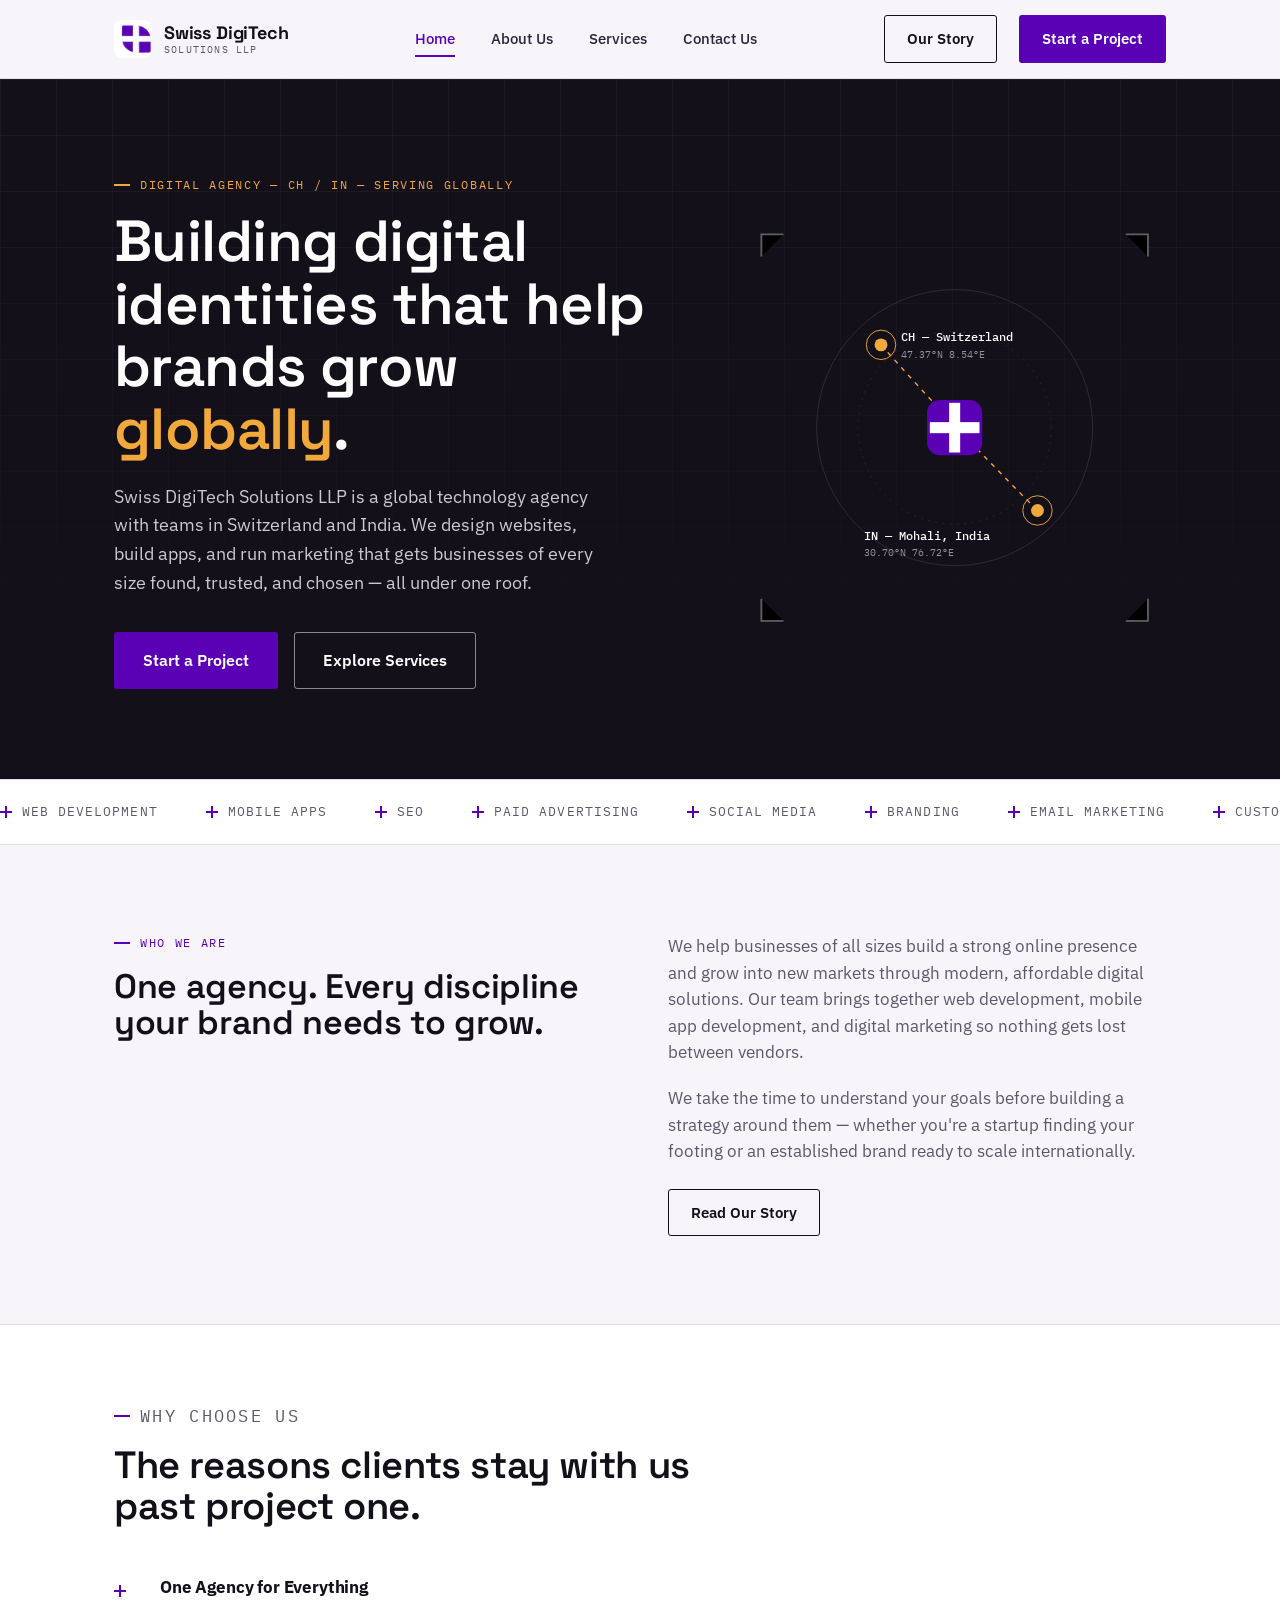
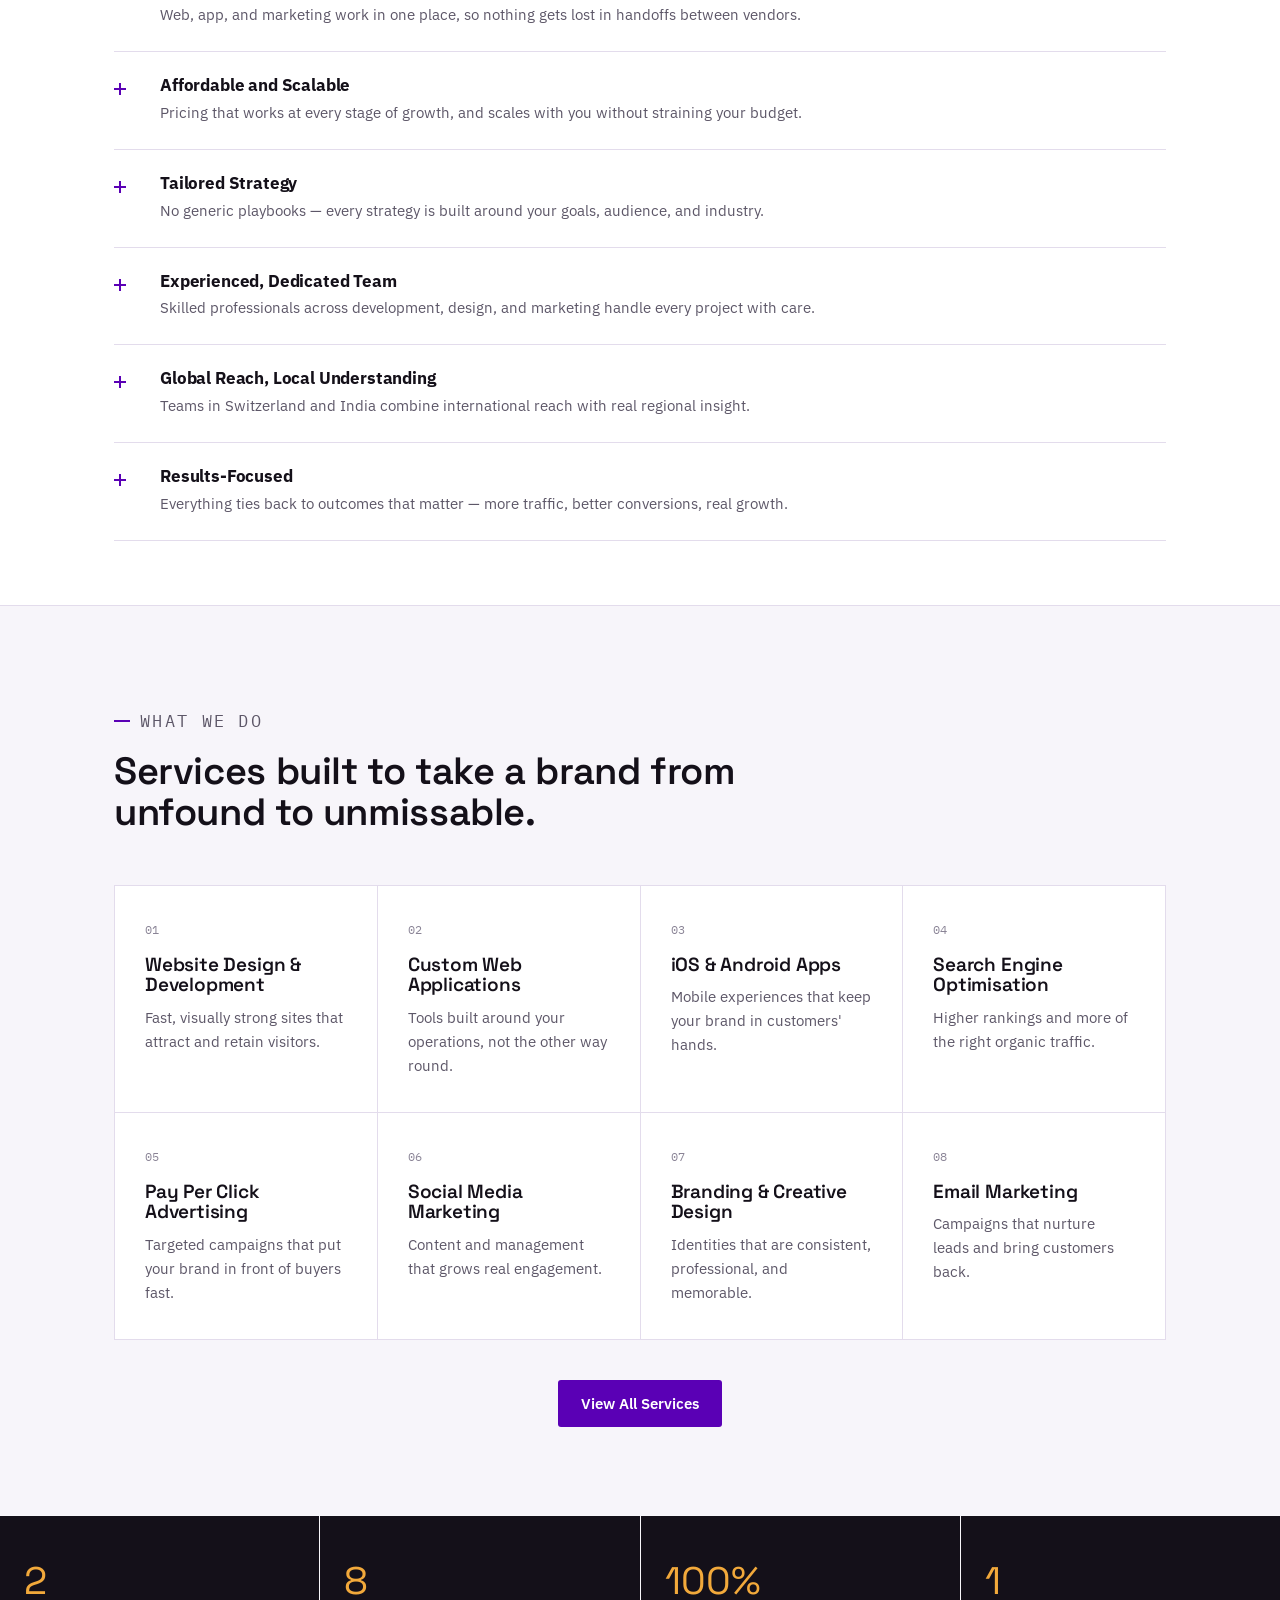
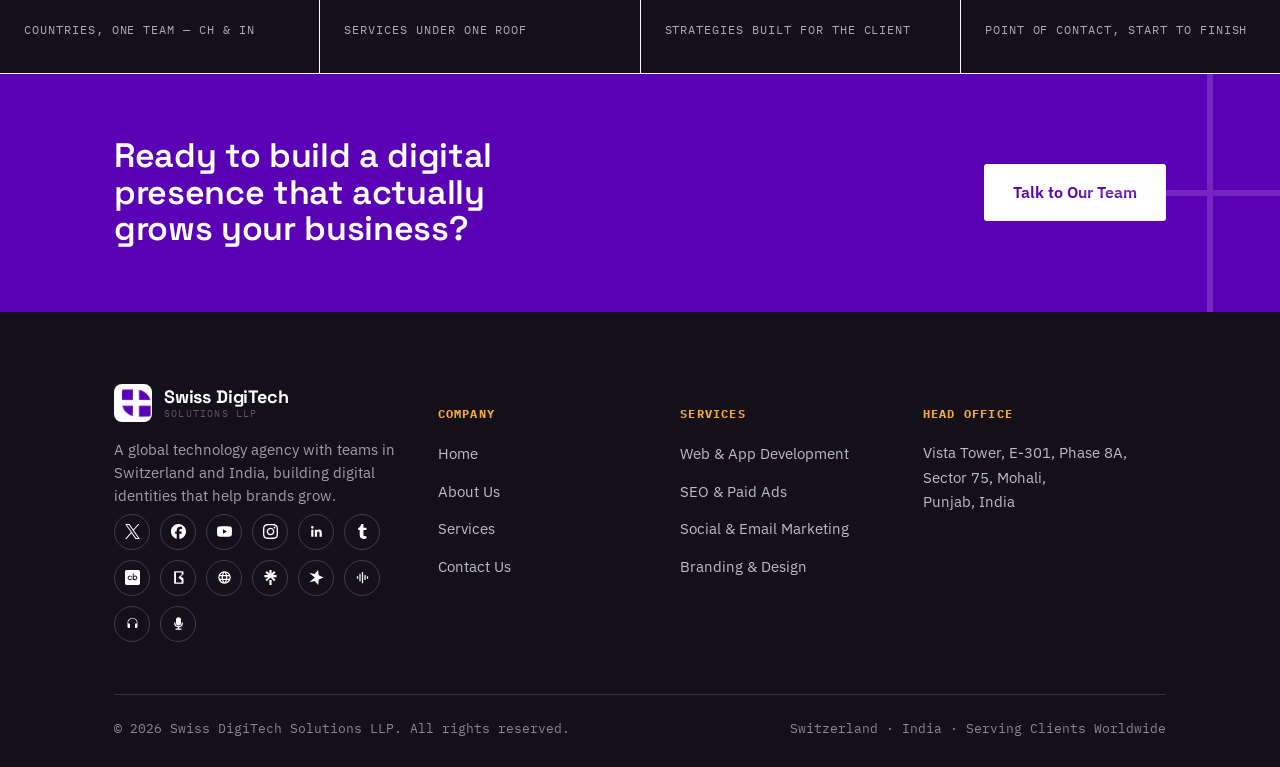
<file: index.html>
<!DOCTYPE html>
<html lang="en">
<head>
<meta charset="UTF-8">
<meta name="viewport" content="width=device-width, initial-scale=1.0">
<title>Swiss DigiTech Solutions LLP | Global Digital Agency in Switzerland and India</title>
<meta name="description" content="Swiss DigiTech Solutions LLP helps businesses grow online through website development, mobile apps, SEO, branding, and digital marketing services delivered from Switzerland and India.">
<link rel="canonical" href="https://swissdigitech.com/">

<!-- Open Graph -->
<meta property="og:type" content="website">
<meta property="og:title" content="Swiss DigiTech Solutions LLP | Global Digital Agency in Switzerland and India">
<meta property="og:description" content="One agency for web development, mobile apps, and digital marketing — built to help brands grow globally from Switzerland and India.">
<meta property="og:url" content="https://swissdigitech.com/">
<meta property="og:image" content="https://swissdigitech.com/assets/icon-512.png">

<link rel="icon" href="/favicon.ico" sizes="any">
<link rel="icon" type="image/png" sizes="32x32" href="/assets/icon-32.png">
<link rel="apple-touch-icon" href="/assets/icon-180.png">
<link rel="manifest" href="/site.webmanifest">
<meta name="theme-color" content="#5A00B5">

<link rel="preconnect" href="https://fonts.googleapis.com">
<link rel="preconnect" href="https://fonts.gstatic.com" crossorigin>
<link href="https://fonts.googleapis.com/css2?family=Space+Grotesk:wght@500;600;700&family=IBM+Plex+Sans:wght@400;500;600;700&family=IBM+Plex+Mono:wght@400;500&display=swap" rel="stylesheet">
<link rel="stylesheet" href="/css/style.css">
</head>
<body>

<header class="site-header">
  <div class="wrap">
    <a class="brand" href="/index.html">
      <img src="/assets/icon-48.png" alt="Swiss DigiTech Solutions LLP logo">
      <span class="brand-name">Swiss DigiTech<span>Solutions LLP</span></span>
    </a>
    <nav class="nav-desktop" aria-label="Primary">
      <a href="/index.html" aria-current="page">Home</a>
      <a href="/about.html">About Us</a>
      <a href="/services.html">Services</a>
      <a href="/contact.html">Contact Us</a>
    </nav>
    <div class="header-cta">
      <a class="btn btn-outline" href="/about.html">Our Story</a>
      <a class="btn btn-primary" href="/contact.html">Start a Project</a>
      <button class="nav-toggle" aria-label="Toggle menu" aria-expanded="false" id="navToggle">
        <span></span><span></span><span></span>
      </button>
    </div>
  </div>
  <nav class="nav-mobile" id="navMobile" aria-label="Mobile">
    <a href="/index.html">Home</a>
    <a href="/about.html">About Us</a>
    <a href="/services.html">Services</a>
    <a href="/contact.html">Contact Us</a>
  </nav>
</header>

<main>

  <!-- HERO -->
  <section class="hero">
    <div class="wrap">
      <div>
        <p class="eyebrow on-dark">Digital Agency — CH / IN — Serving Globally</p>
        <h1>Building digital identities that help brands grow <em>globally</em>.</h1>
        <p class="lead">Swiss DigiTech Solutions LLP is a global technology agency with teams in Switzerland and India. We design websites, build apps, and run marketing that gets businesses of every size found, trusted, and chosen — all under one roof.</p>
        <div class="hero-ctas">
          <a class="btn btn-primary btn-lg" href="/contact.html">Start a Project</a>
          <a class="btn btn-outline on-dark btn-lg" href="/services.html">Explore Services</a>
        </div>
      </div>
      <div class="hero-graphic" aria-hidden="true">
        <svg viewBox="0 0 460 460" xmlns="http://www.w3.org/2000/svg">
          <!-- corner registration ticks -->
          <g stroke="rgba(255,255,255,0.35)" stroke-width="2">
            <path d="M20 44 V20 H44"/>
            <path d="M416 20 H440 V44"/>
            <path d="M440 416 V440 H416"/>
            <path d="M44 440 H20 V416"/>
          </g>
          <!-- orbit rings -->
          <circle cx="230" cy="230" r="150" fill="none" stroke="rgba(255,255,255,0.12)" stroke-width="1"/>
          <circle cx="230" cy="230" r="105" fill="none" stroke="rgba(255,255,255,0.10)" stroke-width="1" stroke-dasharray="2 6"/>
          <!-- connecting arc between the two offices -->
          <path d="M150 140 Q230 230 320 320" fill="none" stroke="#F2A93B" stroke-width="1.5" stroke-dasharray="5 6"/>

          <!-- CH node -->
          <circle cx="150" cy="140" r="7" fill="#F2A93B"/>
          <circle cx="150" cy="140" r="16" fill="none" stroke="#F2A93B" stroke-width="1"/>
          <text x="172" y="136" fill="#ffffff" font-family="IBM Plex Mono, monospace" font-size="13" font-weight="500">CH — Switzerland</text>
          <text x="172" y="154" fill="rgba(255,255,255,0.55)" font-family="IBM Plex Mono, monospace" font-size="11">47.37°N 8.54°E</text>

          <!-- IN node -->
          <circle cx="320" cy="320" r="7" fill="#F2A93B"/>
          <circle cx="320" cy="320" r="16" fill="none" stroke="#F2A93B" stroke-width="1"/>
          <text x="132" y="352" fill="#ffffff" font-family="IBM Plex Mono, monospace" font-size="13" font-weight="500">IN — Mohali, India</text>
          <text x="132" y="370" fill="rgba(255,255,255,0.55)" font-family="IBM Plex Mono, monospace" font-size="11">30.70°N 76.72°E</text>

          <!-- central cross mark, echoing the logo -->
          <g transform="translate(230,230)">
            <rect x="-30" y="-30" width="60" height="60" rx="14" fill="#5A00B5"/>
            <rect x="-27" y="-6" width="54" height="12" fill="#ffffff"/>
            <rect x="-6" y="-27" width="12" height="54" fill="#ffffff"/>
          </g>
        </svg>
      </div>
    </div>
  </section>

  <!-- TICKER STRIP -->
  <div class="strip" aria-hidden="true">
    <div class="strip-track">
      <span><span class="cross"></span>Web Development</span>
      <span><span class="cross"></span>Mobile Apps</span>
      <span><span class="cross"></span>SEO</span>
      <span><span class="cross"></span>Paid Advertising</span>
      <span><span class="cross"></span>Social Media</span>
      <span><span class="cross"></span>Branding</span>
      <span><span class="cross"></span>Email Marketing</span>
      <span><span class="cross"></span>Custom Web Apps</span>
      <span><span class="cross"></span>Web Development</span>
      <span><span class="cross"></span>Mobile Apps</span>
      <span><span class="cross"></span>SEO</span>
      <span><span class="cross"></span>Paid Advertising</span>
    </div>
  </div>

  <!-- ABOUT SNAPSHOT -->
  <section>
    <div class="wrap">
      <div class="grid cols-2" style="border:none;background:none;gap:56px;">
        <div>
          <p class="eyebrow">Who We Are</p>
          <h2 style="font-size:clamp(24px,3vw,34px);">One agency. Every discipline your brand needs to grow.</h2>
        </div>
        <div>
          <p style="color:var(--steel);font-size:16.5px;margin-bottom:20px;">We help businesses of all sizes build a strong online presence and grow into new markets through modern, affordable digital solutions. Our team brings together web development, mobile app development, and digital marketing so nothing gets lost between vendors.</p>
          <p style="color:var(--steel);font-size:16.5px;margin-bottom:24px;">We take the time to understand your goals before building a strategy around them — whether you're a startup finding your footing or an established brand ready to scale internationally.</p>
          <a class="btn btn-outline" href="/about.html">Read Our Story</a>
        </div>
      </div>
    </div>
  </section>

  <!-- WHY CHOOSE US -->
  <section class="tight" style="background:var(--paper-alt);border-top:1px solid var(--line);border-bottom:1px solid var(--line);">
    <div class="wrap">
      <div class="section-head">
        <p class="eyebrow">Why Choose Us</p>
        <h2>The reasons clients stay with us past project one.</h2>
      </div>
      <ul class="blist grid cols-2" style="border:none;background:none;column-gap:56px;">
        <li>
          <span class="cross"></span>
          <div><h4>One Agency for Everything</h4><p>Web, app, and marketing work in one place, so nothing gets lost in handoffs between vendors.</p></div>
        </li>
        <li>
          <span class="cross"></span>
          <div><h4>Affordable and Scalable</h4><p>Pricing that works at every stage of growth, and scales with you without straining your budget.</p></div>
        </li>
        <li>
          <span class="cross"></span>
          <div><h4>Tailored Strategy</h4><p>No generic playbooks — every strategy is built around your goals, audience, and industry.</p></div>
        </li>
        <li>
          <span class="cross"></span>
          <div><h4>Experienced, Dedicated Team</h4><p>Skilled professionals across development, design, and marketing handle every project with care.</p></div>
        </li>
        <li>
          <span class="cross"></span>
          <div><h4>Global Reach, Local Understanding</h4><p>Teams in Switzerland and India combine international reach with real regional insight.</p></div>
        </li>
        <li>
          <span class="cross"></span>
          <div><h4>Results-Focused</h4><p>Everything ties back to outcomes that matter — more traffic, better conversions, real growth.</p></div>
        </li>
      </ul>
    </div>
  </section>

  <!-- SERVICES OVERVIEW -->
  <section>
    <div class="wrap">
      <div class="section-head">
        <p class="eyebrow">What We Do</p>
        <h2>Services built to take a brand from unfound to unmissable.</h2>
      </div>
      <div class="grid cols-4">
        <div class="card"><span class="card-num">01</span><h3>Website Design &amp; Development</h3><p>Fast, visually strong sites that attract and retain visitors.</p></div>
        <div class="card"><span class="card-num">02</span><h3>Custom Web Applications</h3><p>Tools built around your operations, not the other way round.</p></div>
        <div class="card"><span class="card-num">03</span><h3>iOS &amp; Android Apps</h3><p>Mobile experiences that keep your brand in customers' hands.</p></div>
        <div class="card"><span class="card-num">04</span><h3>Search Engine Optimisation</h3><p>Higher rankings and more of the right organic traffic.</p></div>
        <div class="card"><span class="card-num">05</span><h3>Pay Per Click Advertising</h3><p>Targeted campaigns that put your brand in front of buyers fast.</p></div>
        <div class="card"><span class="card-num">06</span><h3>Social Media Marketing</h3><p>Content and management that grows real engagement.</p></div>
        <div class="card"><span class="card-num">07</span><h3>Branding &amp; Creative Design</h3><p>Identities that are consistent, professional, and memorable.</p></div>
        <div class="card"><span class="card-num">08</span><h3>Email Marketing</h3><p>Campaigns that nurture leads and bring customers back.</p></div>
      </div>
      <div class="center mt-40" style="text-align:center;margin-top:40px;">
        <a class="btn btn-primary" href="/services.html">View All Services</a>
      </div>
    </div>
  </section>

  <!-- STATS -->
  <section style="padding:0;">
    <div class="stats">
      <div class="stat"><div class="num">2</div><div class="lbl">Countries, one team — CH &amp; IN</div></div>
      <div class="stat"><div class="num">8</div><div class="lbl">Services under one roof</div></div>
      <div class="stat"><div class="num">100%</div><div class="lbl">Strategies built for the client</div></div>
      <div class="stat"><div class="num">1</div><div class="lbl">Point of contact, start to finish</div></div>
    </div>
  </section>

  <!-- CTA BANNER -->
  <section class="cta-banner" style="padding:64px 0;">
    <div class="wrap">
      <h2>Ready to build a digital presence that actually grows your business?</h2>
      <a class="btn btn-primary btn-lg" href="/contact.html">Talk to Our Team</a>
    </div>
  </section>

</main>

<footer class="site-footer" id="site-footer-placeholder">
  <div class="wrap">
    <div class="footer-grid">
      <div class="footer-brand">
        <a class="brand" href="/index.html">
          <img src="/assets/icon-48.png" alt="Swiss DigiTech Solutions LLP logo">
          <span class="brand-name">Swiss DigiTech<span>Solutions LLP</span></span>
        </a>
        <p>A global technology agency with teams in Switzerland and India, building digital identities that help brands grow.</p>
        <div class="footer-social" aria-label="Social media links"><a href="https://x.com/swissdigitech" target="_blank" rel="noopener" aria-label="Swiss DigiTech on X"><svg role="img" viewBox="0 0 24 24" aria-hidden="true"><path d="M14.234 10.162 22.977 0h-2.072l-7.591 8.824L7.251 0H.258l9.168 13.343L.258 24H2.33l8.016-9.318L16.749 24h6.993zm-2.837 3.299-.929-1.329L3.076 1.56h3.182l5.965 8.532.929 1.329 7.754 11.09h-3.182z"/></svg></a>
<a href="https://www.facebook.com/people/Swiss-Digitech/61572821364476/" target="_blank" rel="noopener" aria-label="Swiss DigiTech on Facebook"><svg role="img" viewBox="0 0 24 24" aria-hidden="true"><path d="M9.101 23.691v-7.98H6.627v-3.667h2.474v-1.58c0-4.085 1.848-5.978 5.858-5.978.401 0 .955.042 1.468.103a8.68 8.68 0 0 1 1.141.195v3.325a8.623 8.623 0 0 0-.653-.036 26.805 26.805 0 0 0-.733-.009c-.707 0-1.259.096-1.675.309a1.686 1.686 0 0 0-.679.622c-.258.42-.374.995-.374 1.752v1.297h3.919l-.386 2.103-.287 1.564h-3.246v8.245C19.396 23.238 24 18.179 24 12.044c0-6.627-5.373-12-12-12s-12 5.373-12 12c0 5.628 3.874 10.35 9.101 11.647Z"/></svg></a>
<a href="https://www.youtube.com/@SwissDigitech" target="_blank" rel="noopener" aria-label="Swiss DigiTech on YouTube"><svg role="img" viewBox="0 0 24 24" aria-hidden="true"><path d="M23.498 6.186a3.016 3.016 0 0 0-2.122-2.136C19.505 3.545 12 3.545 12 3.545s-7.505 0-9.377.505A3.017 3.017 0 0 0 .502 6.186C0 8.07 0 12 0 12s0 3.93.502 5.814a3.016 3.016 0 0 0 2.122 2.136c1.871.505 9.376.505 9.376.505s7.505 0 9.377-.505a3.015 3.015 0 0 0 2.122-2.136C24 15.93 24 12 24 12s0-3.93-.502-5.814zM9.545 15.568V8.432L15.818 12l-6.273 3.568z"/></svg></a>
<a href="https://www.instagram.com/swiss_digitech" target="_blank" rel="noopener" aria-label="Swiss DigiTech on Instagram"><svg role="img" viewBox="0 0 24 24" aria-hidden="true"><path d="M7.0301.084c-1.2768.0602-2.1487.264-2.911.5634-.7888.3075-1.4575.72-2.1228 1.3877-.6652.6677-1.075 1.3368-1.3802 2.127-.2954.7638-.4956 1.6365-.552 2.914-.0564 1.2775-.0689 1.6882-.0626 4.947.0062 3.2586.0206 3.6671.0825 4.9473.061 1.2765.264 2.1482.5635 2.9107.308.7889.72 1.4573 1.388 2.1228.6679.6655 1.3365 1.0743 2.1285 1.38.7632.295 1.6361.4961 2.9134.552 1.2773.056 1.6884.069 4.9462.0627 3.2578-.0062 3.668-.0207 4.9478-.0814 1.28-.0607 2.147-.2652 2.9098-.5633.7889-.3086 1.4578-.72 2.1228-1.3881.665-.6682 1.0745-1.3378 1.3795-2.1284.2957-.7632.4966-1.636.552-2.9124.056-1.2809.0692-1.6898.063-4.948-.0063-3.2583-.021-3.6668-.0817-4.9465-.0607-1.2797-.264-2.1487-.5633-2.9117-.3084-.7889-.72-1.4568-1.3876-2.1228C21.2982 1.33 20.628.9208 19.8378.6165 19.074.321 18.2017.1197 16.9244.0645 15.6471.0093 15.236-.005 11.977.0014 8.718.0076 8.31.0215 7.0301.0839m.1402 21.6932c-1.17-.0509-1.8053-.2453-2.2287-.408-.5606-.216-.96-.4771-1.3819-.895-.422-.4178-.6811-.8186-.9-1.378-.1644-.4234-.3624-1.058-.4171-2.228-.0595-1.2645-.072-1.6442-.079-4.848-.007-3.2037.0053-3.583.0607-4.848.05-1.169.2456-1.805.408-2.2282.216-.5613.4762-.96.895-1.3816.4188-.4217.8184-.6814 1.3783-.9003.423-.1651 1.0575-.3614 2.227-.4171 1.2655-.06 1.6447-.072 4.848-.079 3.2033-.007 3.5835.005 4.8495.0608 1.169.0508 1.8053.2445 2.228.408.5608.216.96.4754 1.3816.895.4217.4194.6816.8176.9005 1.3787.1653.4217.3617 1.056.4169 2.2263.0602 1.2655.0739 1.645.0796 4.848.0058 3.203-.0055 3.5834-.061 4.848-.051 1.17-.245 1.8055-.408 2.2294-.216.5604-.4763.96-.8954 1.3814-.419.4215-.8181.6811-1.3783.9-.4224.1649-1.0577.3617-2.2262.4174-1.2656.0595-1.6448.072-4.8493.079-3.2045.007-3.5825-.006-4.848-.0608M16.953 5.5864A1.44 1.44 0 1 0 18.39 4.144a1.44 1.44 0 0 0-1.437 1.4424M5.8385 12.012c.0067 3.4032 2.7706 6.1557 6.173 6.1493 3.4026-.0065 6.157-2.7701 6.1506-6.1733-.0065-3.4032-2.771-6.1565-6.174-6.1498-3.403.0067-6.156 2.771-6.1496 6.1738M8 12.0077a4 4 0 1 1 4.008 3.9921A3.9996 3.9996 0 0 1 8 12.0077"/></svg></a>
<a href="https://www.linkedin.com/company/swiss-digitech/" target="_blank" rel="noopener" aria-label="Swiss DigiTech on LinkedIn"><svg role="img" viewBox="0 0 24 24" aria-hidden="true"><path d="M20.447 20.452h-3.554v-5.569c0-1.328-.027-3.037-1.852-3.037-1.853 0-2.136 1.446-2.136 2.939v5.667H9.351V9h3.414v1.561h.049c.476-.9 1.637-1.85 3.37-1.85 3.601 0 4.267 2.37 4.267 5.455v6.286zM5.337 7.433a2.062 2.062 0 1 1 0-4.124 2.062 2.062 0 0 1 0 4.124zM7.114 20.452H3.558V9h3.556v11.452z"/></svg></a>
<a href="https://swissdigitechsolutionsllp.tumblr.com/" target="_blank" rel="noopener" aria-label="Swiss DigiTech on Tumblr"><svg role="img" viewBox="0 0 24 24" aria-hidden="true"><path d="M14.563 24c-5.093 0-7.031-3.756-7.031-6.411V9.747H5.116V6.648c3.63-1.313 4.512-4.596 4.71-6.469C9.84.051 9.941 0 9.999 0h3.517v6.114h4.801v3.633h-4.82v7.47c.016 1.001.375 2.371 2.207 2.371h.09c.631-.02 1.486-.205 1.936-.419l1.156 3.425c-.436.636-2.4 1.374-4.156 1.404h-.178l.011.002z"/></svg></a>
<a href="https://www.crunchbase.com/organization/swiss-digitech-solutions-llp" target="_blank" rel="noopener" aria-label="Swiss DigiTech on Crunchbase"><svg role="img" viewBox="0 0 24 24" aria-hidden="true"><path d="M21.6 0H2.4A2.41 2.41 0 0 0 0 2.4v19.2A2.41 2.41 0 0 0 2.4 24h19.2a2.41 2.41 0 0 0 2.4-2.4V2.4A2.41 2.41 0 0 0 21.6 0zM7.045 14.465A2.11 2.11 0 0 0 9.84 13.42h1.66a3.69 3.69 0 1 1 0-1.75H9.84a2.11 2.11 0 1 0-2.795 2.795zm11.345.845a3.55 3.55 0 0 1-1.06.63 3.68 3.68 0 0 1-3.39-.38v.38h-1.51V5.37h1.5v4.11a3.74 3.74 0 0 1 1.8-.63H16a3.67 3.67 0 0 1 2.39 6.46zm-.223-2.766a2.104 2.104 0 1 1-4.207 0 2.104 2.104 0 0 1 4.207 0z"/></svg></a>
<a href="https://www.f6s.com/company/swiss-digitech-solutions-llp" target="_blank" rel="noopener" aria-label="Swiss DigiTech on F6S"><svg role="img" viewBox="0 0 24 24" aria-hidden="true"><path d="M6 2h13a1 1 0 0 1 1 1v3.2a1 1 0 0 1-.4.8L15.8 10l3.8 3a1 1 0 0 1 .4.8V21a1 1 0 0 1-1 1H6a1 1 0 0 1-1-1V3a1 1 0 0 1 1-1zm2 2v16h9v-3.6l-4.6-3.6a1 1 0 0 1 0-1.6L17 7.6V4H8z"/></svg></a>
<a href="https://www.letsknowit.com/swissdigitechsolutionsllp" target="_blank" rel="noopener" aria-label="Swiss DigiTech on LetsKnowIt"><svg role="img" viewBox="0 0 24 24" aria-hidden="true"><path d="M12 2a10 10 0 1 0 .001 20.001A10 10 0 0 0 12 2Zm6.93 6h-3.02a15.6 15.6 0 0 0-1.38-3.56A8.03 8.03 0 0 1 18.93 8ZM12 4.1c.9 1.02 1.6 2.35 2.02 3.9H9.98c.42-1.55 1.12-2.88 2.02-3.9ZM4.26 14a8.1 8.1 0 0 1 0-4h3.38a16.3 16.3 0 0 0 0 4H4.26Zm.81 2h3.02c.32 1.28.78 2.48 1.38 3.56A8.03 8.03 0 0 1 5.07 16Zm3.02-8H5.07a8.03 8.03 0 0 1 4.4-3.56A15.6 15.6 0 0 0 8.09 8ZM12 19.9c-.9-1.02-1.6-2.35-2.02-3.9h4.04c-.42 1.55-1.12 2.88-2.02 3.9ZM9.62 14a14.3 14.3 0 0 1 0-4h4.76a14.3 14.3 0 0 1 0 4H9.62Zm4.91 5.56c.6-1.08 1.06-2.28 1.38-3.56h3.02a8.03 8.03 0 0 1-4.4 3.56ZM16.36 14a16.3 16.3 0 0 0 0-4h3.38a8.1 8.1 0 0 1 0 4h-3.38Z"/></svg></a>
<a href="https://linktr.ee/swissdigitechsolutionsllp" target="_blank" rel="noopener" aria-label="Swiss DigiTech on Linktree"><svg role="img" viewBox="0 0 24 24" aria-hidden="true"><path d="m13.73635 5.85251 4.00467-4.11665 2.3248 2.3808-4.20064 4.00466h5.9085v3.30473h-5.9365l4.22865 4.10766-2.3248 2.3338L12.0005 12.099l-5.74052 5.76852-2.3248-2.3248 4.22864-4.10766h-5.9375V8.12132h5.9085L3.93417 4.11666l2.3248-2.3808 4.00468 4.11665V0h3.4727zm-3.4727 10.30614h3.4727V24h-3.4727z"/></svg></a>
<a href="https://www.spreaker.com/podcast/swiss-digitech-solutions-llp--6686978" target="_blank" rel="noopener" aria-label="Swiss DigiTech on Spreaker"><svg role="img" viewBox="0 0 24 24" aria-hidden="true"><path d="M14.615 0l-5.64 6.54L.529 4.718l8.68 7.372-8.537 7.463 8.411-1.984L14.843 24l.71-8.601 7.918-3.483-7.963-3.33L14.621 0h-.006z"/></svg></a>
<a href="https://www.airgigs.com/user/swissdigitechsolutionsllp" target="_blank" rel="noopener" aria-label="Swiss DigiTech on AirGigs"><svg role="img" viewBox="0 0 24 24" aria-hidden="true"><path d="M3 10h2v4H3v-4Zm4-4h2v12H7V6Zm4-3h2v18h-2V3Zm4 5h2v8h-2V8Zm4 2h2v4h-2v-4Z"/></svg></a>
<a href="https://www.podchaser.com/podcasts/swiss-digitech-solutions-llp-a-6158452" target="_blank" rel="noopener" aria-label="Swiss DigiTech on Podchaser"><svg role="img" viewBox="0 0 24 24" aria-hidden="true"><path d="M12 3a8 8 0 0 0-8 8v6a2 2 0 0 0 2 2h1a1 1 0 0 0 1-1v-5a1 1 0 0 0-1-1H5v-1a7 7 0 0 1 14 0v1h-2a1 1 0 0 0-1 1v5a1 1 0 0 0 1 1h1a2 2 0 0 0 2-2v-6a8 8 0 0 0-8-8Z"/></svg></a>
<a href="https://www.podomatic.com/podcasts/swissdigitech0podcast" target="_blank" rel="noopener" aria-label="Swiss DigiTech on Podomatic"><svg role="img" viewBox="0 0 24 24" aria-hidden="true"><path d="M12 15a4 4 0 0 0 4-4V6a4 4 0 0 0-8 0v5a4 4 0 0 0 4 4Zm5-4a1 1 0 1 1 2 0 7 7 0 0 1-6 6.93V20h3a1 1 0 1 1 0 2H8a1 1 0 1 1 0-2h3v-2.07A7 7 0 0 1 5 11a1 1 0 1 1 2 0 5 5 0 0 0 10 0Z"/></svg></a></div>
      </div>
      <div class="footer-col">
        <h5>Company</h5>
        <ul>
          <li><a href="/index.html">Home</a></li>
          <li><a href="/about.html">About Us</a></li>
          <li><a href="/services.html">Services</a></li>
          <li><a href="/contact.html">Contact Us</a></li>
        </ul>
      </div>
      <div class="footer-col">
        <h5>Services</h5>
        <ul>
          <li><a href="/services.html#build">Web &amp; App Development</a></li>
          <li><a href="/services.html#grow">SEO &amp; Paid Ads</a></li>
          <li><a href="/services.html#grow">Social &amp; Email Marketing</a></li>
          <li><a href="/services.html#build">Branding &amp; Design</a></li>
        </ul>
      </div>
      <div class="footer-col">
        <h5>Head Office</h5>
        <address>
          Vista Tower, E-301, Phase 8A,<br>
          Sector 75, Mohali,<br>
          Punjab, India
        </address>
      </div>
    </div>
    <div class="footer-bottom">
      <span>© <span id="year"></span> Swiss DigiTech Solutions LLP. All rights reserved.</span>
      <span>Switzerland · India · Serving Clients Worldwide</span>
    </div>
  </div>
</footer>

<script src="/js/site.js"></script>
</body>
</html>
</file>
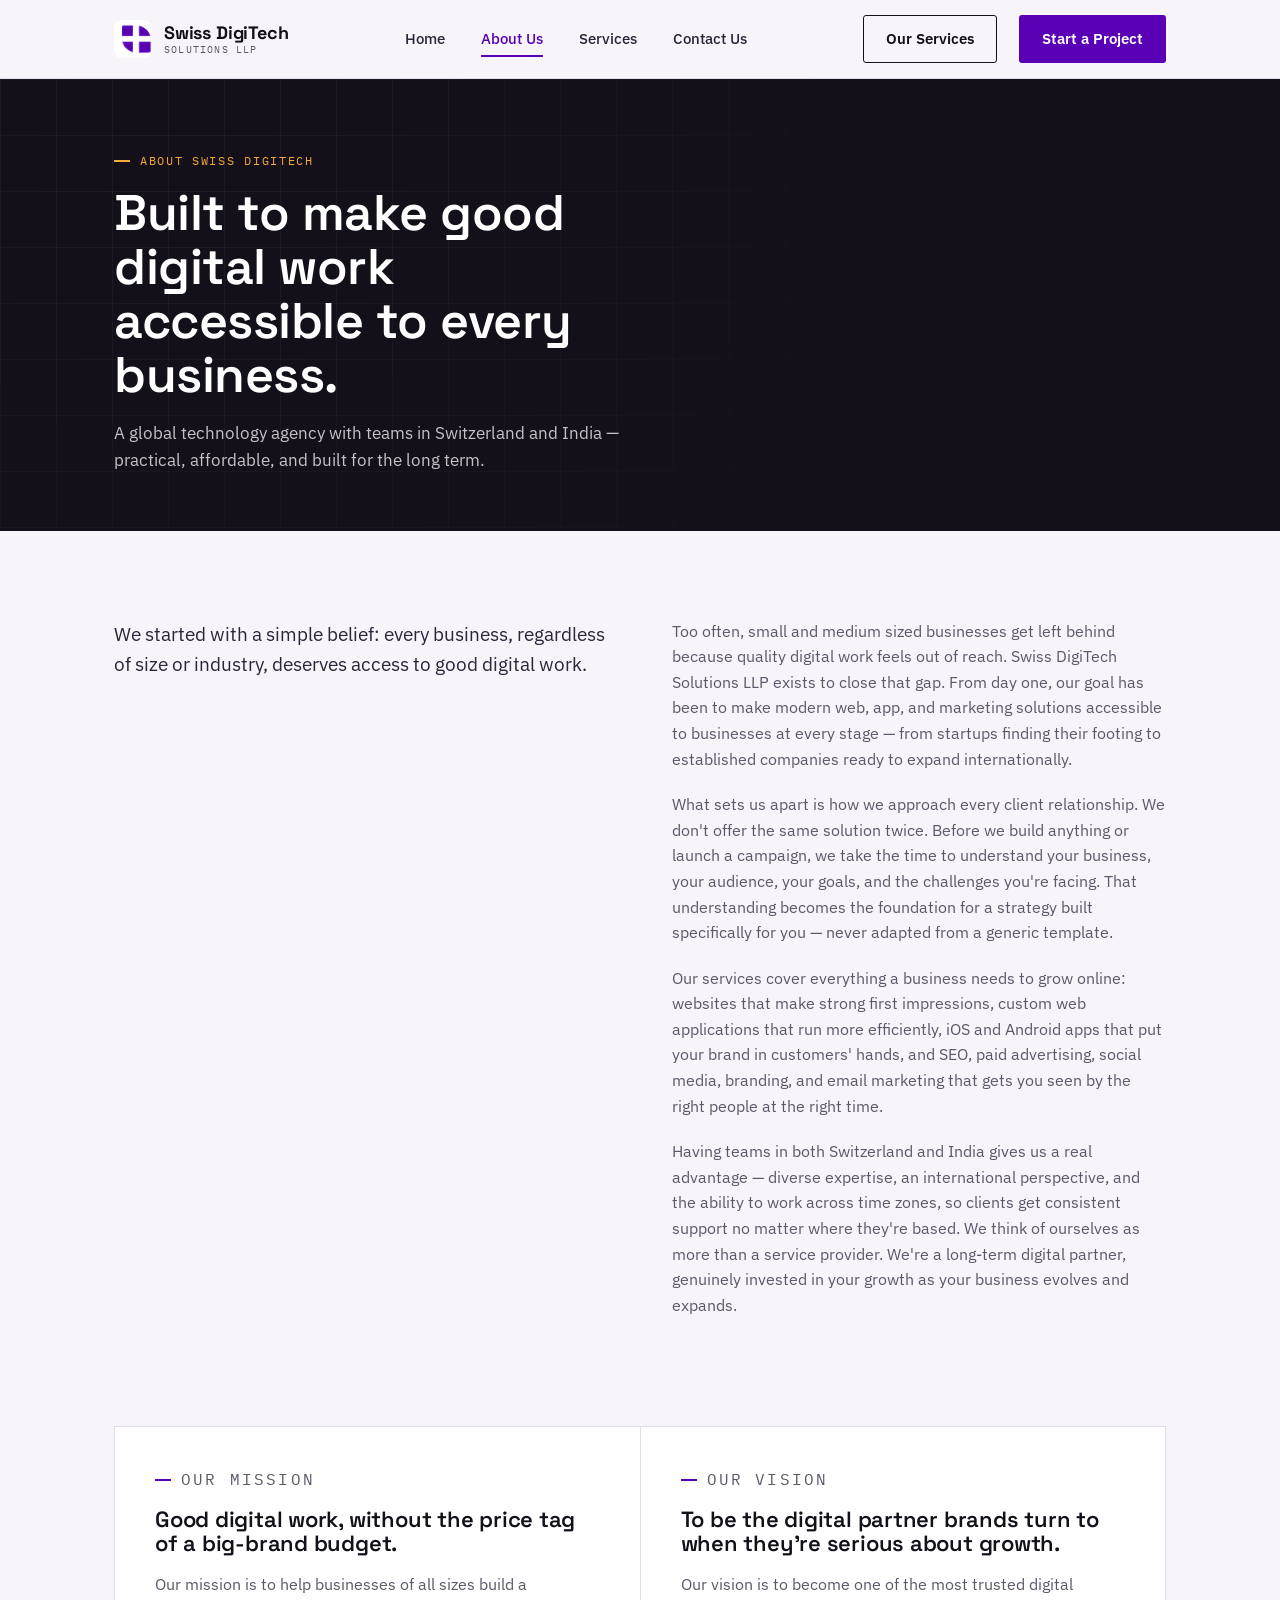
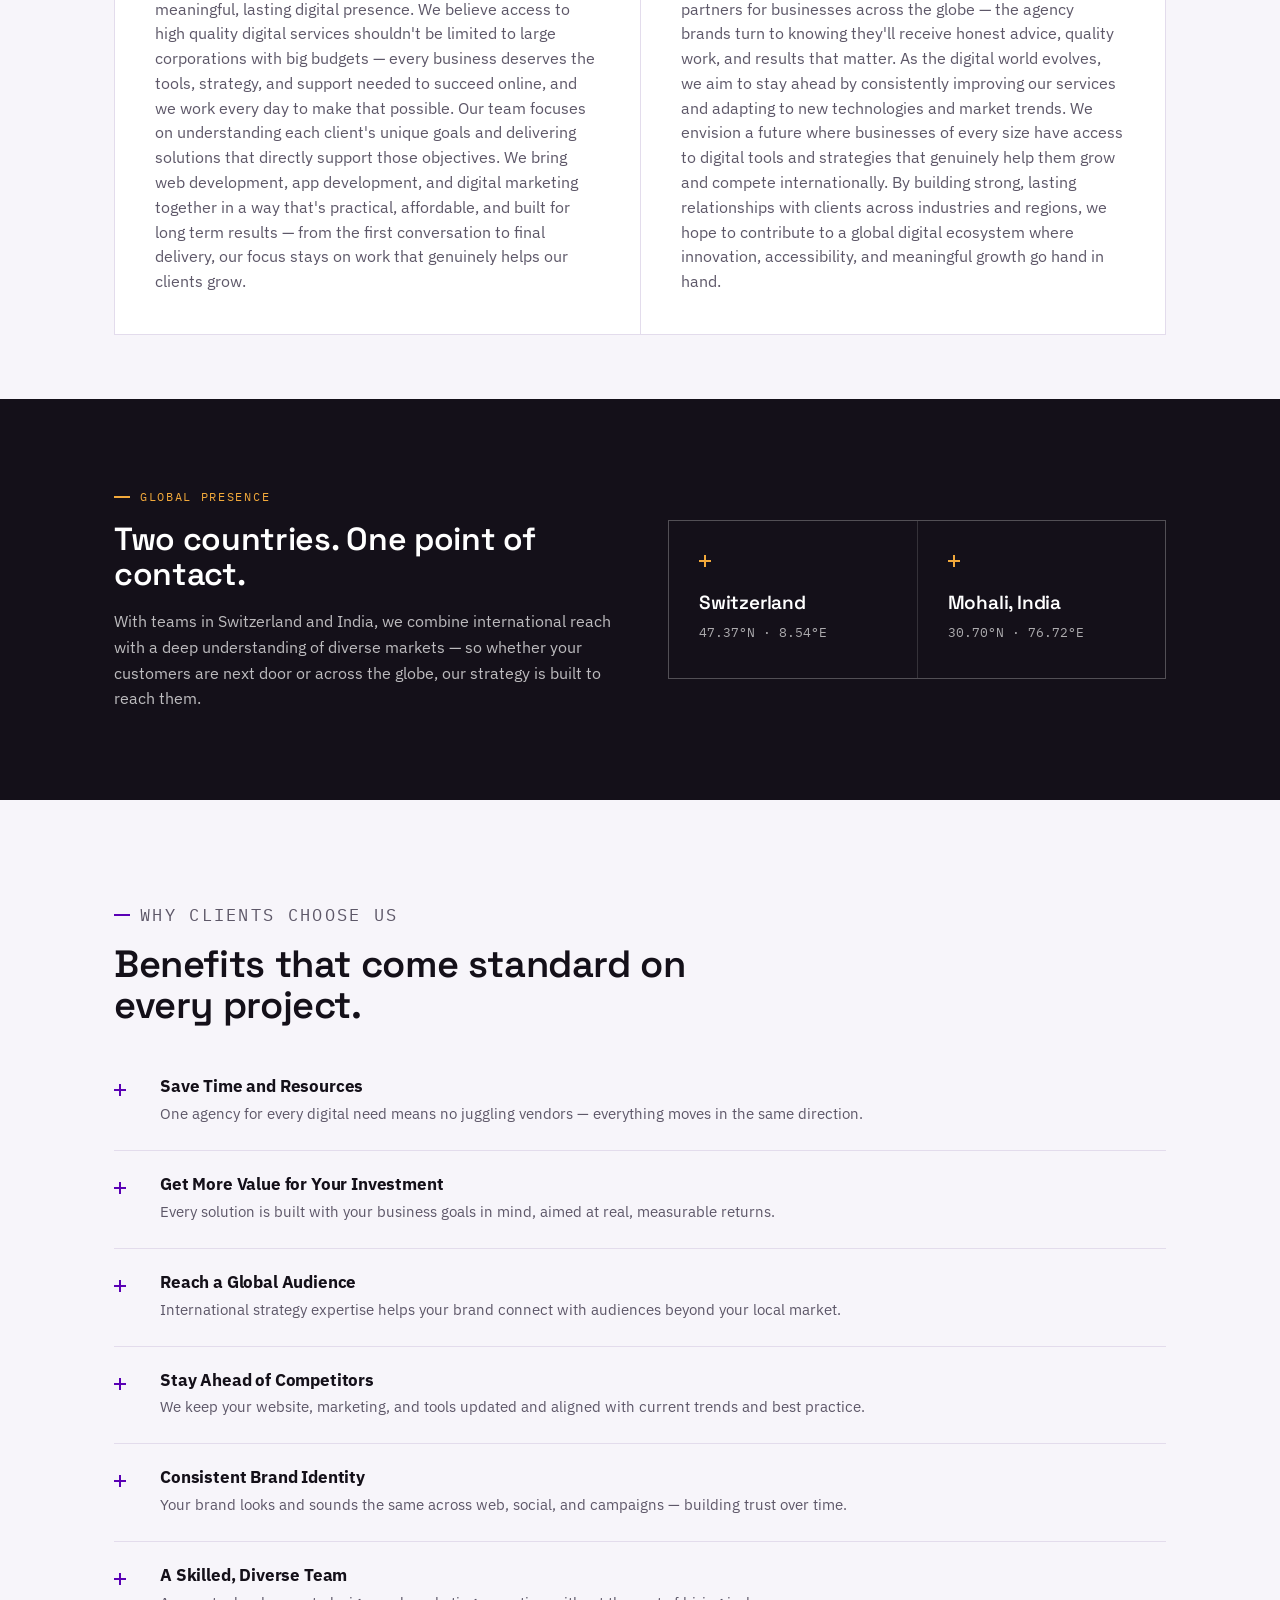
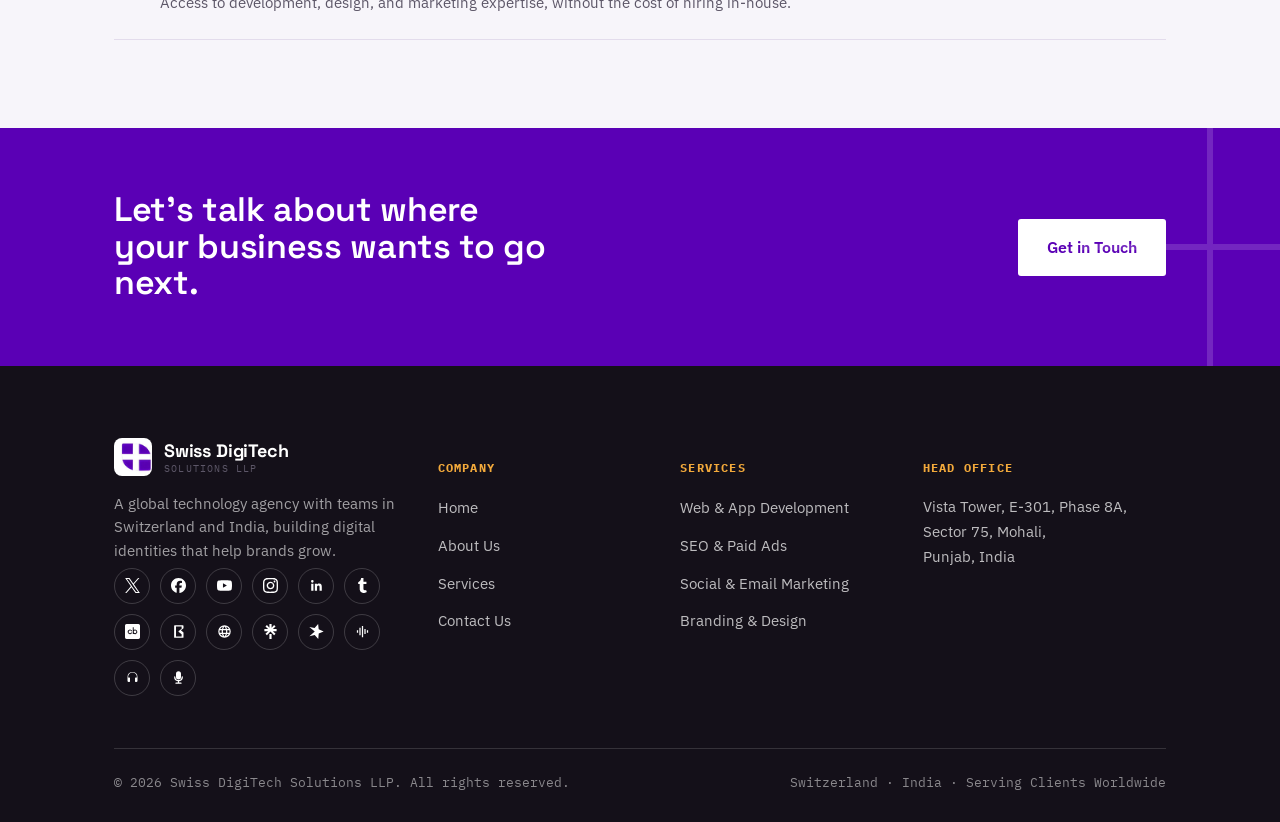
<file: about.html>
<!DOCTYPE html>
<html lang="en">
<head>
<meta charset="UTF-8">
<meta name="viewport" content="width=device-width, initial-scale=1.0">
<title>About Us | Swiss DigiTech Solutions LLP | Our Story and Services</title>
<meta name="description" content="Swiss DigiTech Solutions LLP is a global technology agency helping businesses build strong online identities through affordable web development, app development, and digital marketing solutions.">
<link rel="canonical" href="https://swissdigitech.com/about.html">

<meta property="og:type" content="website">
<meta property="og:title" content="About Us | Swiss DigiTech Solutions LLP">
<meta property="og:description" content="A global technology agency with teams in Switzerland and India, building digital identities that help brands grow.">
<meta property="og:url" content="https://swissdigitech.com/about.html">
<meta property="og:image" content="https://swissdigitech.com/assets/icon-512.png">

<link rel="icon" href="/favicon.ico" sizes="any">
<link rel="icon" type="image/png" sizes="32x32" href="/assets/icon-32.png">
<link rel="apple-touch-icon" href="/assets/icon-180.png">
<link rel="manifest" href="/site.webmanifest">
<meta name="theme-color" content="#5A00B5">

<link rel="preconnect" href="https://fonts.googleapis.com">
<link rel="preconnect" href="https://fonts.gstatic.com" crossorigin>
<link href="https://fonts.googleapis.com/css2?family=Space+Grotesk:wght@500;600;700&family=IBM+Plex+Sans:wght@400;500;600;700&family=IBM+Plex+Mono:wght@400;500&display=swap" rel="stylesheet">
<link rel="stylesheet" href="/css/style.css">
</head>
<body>

<header class="site-header">
  <div class="wrap">
    <a class="brand" href="/index.html">
      <img src="/assets/icon-48.png" alt="Swiss DigiTech Solutions LLP logo">
      <span class="brand-name">Swiss DigiTech<span>Solutions LLP</span></span>
    </a>
    <nav class="nav-desktop" aria-label="Primary">
      <a href="/index.html">Home</a>
      <a href="/about.html" aria-current="page">About Us</a>
      <a href="/services.html">Services</a>
      <a href="/contact.html">Contact Us</a>
    </nav>
    <div class="header-cta">
      <a class="btn btn-outline" href="/services.html">Our Services</a>
      <a class="btn btn-primary" href="/contact.html">Start a Project</a>
      <button class="nav-toggle" aria-label="Toggle menu" aria-expanded="false" id="navToggle">
        <span></span><span></span><span></span>
      </button>
    </div>
  </div>
  <nav class="nav-mobile" id="navMobile" aria-label="Mobile">
    <a href="/index.html">Home</a>
    <a href="/about.html">About Us</a>
    <a href="/services.html">Services</a>
    <a href="/contact.html">Contact Us</a>
  </nav>
</header>

<main>

  <section class="page-hero">
    <div class="wrap">
      <p class="eyebrow on-dark">About Swiss DigiTech</p>
      <h1>Built to make good digital work accessible to every business.</h1>
      <p class="lead">A global technology agency with teams in Switzerland and India — practical, affordable, and built for the long term.</p>
    </div>
  </section>

  <section>
    <div class="wrap">
      <div class="grid cols-2" style="border:none;background:none;gap:64px;">
        <div>
          <p class="about-lede">We started with a simple belief: every business, regardless of size or industry, deserves access to good digital work.</p>
        </div>
        <div class="about-body">
          <p>Too often, small and medium sized businesses get left behind because quality digital work feels out of reach. Swiss DigiTech Solutions LLP exists to close that gap. From day one, our goal has been to make modern web, app, and marketing solutions accessible to businesses at every stage — from startups finding their footing to established companies ready to expand internationally.</p>
          <p>What sets us apart is how we approach every client relationship. We don't offer the same solution twice. Before we build anything or launch a campaign, we take the time to understand your business, your audience, your goals, and the challenges you're facing. That understanding becomes the foundation for a strategy built specifically for you — never adapted from a generic template.</p>
          <p>Our services cover everything a business needs to grow online: websites that make strong first impressions, custom web applications that run more efficiently, iOS and Android apps that put your brand in customers' hands, and SEO, paid advertising, social media, branding, and email marketing that gets you seen by the right people at the right time.</p>
          <p>Having teams in both Switzerland and India gives us a real advantage — diverse expertise, an international perspective, and the ability to work across time zones, so clients get consistent support no matter where they're based. We think of ourselves as more than a service provider. We're a long-term digital partner, genuinely invested in your growth as your business evolves and expands.</p>
        </div>
      </div>
    </div>
  </section>

  <!-- MISSION / VISION -->
  <section class="tight" style="padding-top:0;">
    <div class="wrap">
      <div class="duo">
        <div>
          <p class="eyebrow">Our Mission</p>
          <h3>Good digital work, without the price tag of a big-brand budget.</h3>
          <p>Our mission is to help businesses of all sizes build a meaningful, lasting digital presence. We believe access to high quality digital services shouldn't be limited to large corporations with big budgets — every business deserves the tools, strategy, and support needed to succeed online, and we work every day to make that possible. Our team focuses on understanding each client's unique goals and delivering solutions that directly support those objectives. We bring web development, app development, and digital marketing together in a way that's practical, affordable, and built for long term results — from the first conversation to final delivery, our focus stays on work that genuinely helps our clients grow.</p>
        </div>
        <div>
          <p class="eyebrow">Our Vision</p>
          <h3>To be the digital partner brands turn to when they're serious about growth.</h3>
          <p>Our vision is to become one of the most trusted digital partners for businesses across the globe — the agency brands turn to knowing they'll receive honest advice, quality work, and results that matter. As the digital world evolves, we aim to stay ahead by consistently improving our services and adapting to new technologies and market trends. We envision a future where businesses of every size have access to digital tools and strategies that genuinely help them grow and compete internationally. By building strong, lasting relationships with clients across industries and regions, we hope to contribute to a global digital ecosystem where innovation, accessibility, and meaningful growth go hand in hand.</p>
        </div>
      </div>
    </div>
  </section>

  <!-- GLOBAL PRESENCE -->
  <section style="background:var(--ink);color:#fff;">
    <div class="wrap">
      <div class="grid cols-2" style="border:none;background:none;gap:56px;align-items:center;">
        <div>
          <p class="eyebrow on-dark">Global Presence</p>
          <h2 style="color:#fff;font-size:clamp(24px,3vw,32px);">Two countries. One point of contact.</h2>
          <p style="color:rgba(255,255,255,0.72);font-size:16px;margin-top:18px;max-width:52ch;">With teams in Switzerland and India, we combine international reach with a deep understanding of diverse markets — so whether your customers are next door or across the globe, our strategy is built to reach them.</p>
        </div>
        <div class="grid cols-2" style="border:1px solid var(--line-dark);background:var(--line-dark);">
          <div class="card" style="background:var(--ink);">
            <span class="cross amber"></span>
            <h3 style="color:#fff;">Switzerland</h3>
            <p style="color:rgba(255,255,255,0.65);font-family:var(--font-mono);font-size:13px;">47.37°N · 8.54°E</p>
          </div>
          <div class="card" style="background:var(--ink);">
            <span class="cross amber"></span>
            <h3 style="color:#fff;">Mohali, India</h3>
            <p style="color:rgba(255,255,255,0.65);font-family:var(--font-mono);font-size:13px;">30.70°N · 76.72°E</p>
          </div>
        </div>
      </div>
    </div>
  </section>

  <!-- WHY CHOOSE US -->
  <section>
    <div class="wrap">
      <div class="section-head">
        <p class="eyebrow">Why Clients Choose Us</p>
        <h2>Benefits that come standard on every project.</h2>
      </div>
      <ul class="blist grid cols-2" style="border:none;background:none;column-gap:56px;">
        <li><span class="cross"></span><div><h4>Save Time and Resources</h4><p>One agency for every digital need means no juggling vendors — everything moves in the same direction.</p></div></li>
        <li><span class="cross"></span><div><h4>Get More Value for Your Investment</h4><p>Every solution is built with your business goals in mind, aimed at real, measurable returns.</p></div></li>
        <li><span class="cross"></span><div><h4>Reach a Global Audience</h4><p>International strategy expertise helps your brand connect with audiences beyond your local market.</p></div></li>
        <li><span class="cross"></span><div><h4>Stay Ahead of Competitors</h4><p>We keep your website, marketing, and tools updated and aligned with current trends and best practice.</p></div></li>
        <li><span class="cross"></span><div><h4>Consistent Brand Identity</h4><p>Your brand looks and sounds the same across web, social, and campaigns — building trust over time.</p></div></li>
        <li><span class="cross"></span><div><h4>A Skilled, Diverse Team</h4><p>Access to development, design, and marketing expertise, without the cost of hiring in-house.</p></div></li>
      </ul>
    </div>
  </section>

  <section class="cta-banner">
    <div class="wrap">
      <h2>Let's talk about where your business wants to go next.</h2>
      <a class="btn btn-primary btn-lg" href="/contact.html">Get in Touch</a>
    </div>
  </section>

</main>

<footer class="site-footer">
  <div class="wrap">
    <div class="footer-grid">
      <div class="footer-brand">
        <a class="brand" href="/index.html">
          <img src="/assets/icon-48.png" alt="Swiss DigiTech Solutions LLP logo">
          <span class="brand-name">Swiss DigiTech<span>Solutions LLP</span></span>
        </a>
        <p>A global technology agency with teams in Switzerland and India, building digital identities that help brands grow.</p>
        <div class="footer-social" aria-label="Social media links"><a href="https://x.com/swissdigitech" target="_blank" rel="noopener" aria-label="Swiss DigiTech on X"><svg role="img" viewBox="0 0 24 24" aria-hidden="true"><path d="M14.234 10.162 22.977 0h-2.072l-7.591 8.824L7.251 0H.258l9.168 13.343L.258 24H2.33l8.016-9.318L16.749 24h6.993zm-2.837 3.299-.929-1.329L3.076 1.56h3.182l5.965 8.532.929 1.329 7.754 11.09h-3.182z"/></svg></a>
<a href="https://www.facebook.com/people/Swiss-Digitech/61572821364476/" target="_blank" rel="noopener" aria-label="Swiss DigiTech on Facebook"><svg role="img" viewBox="0 0 24 24" aria-hidden="true"><path d="M9.101 23.691v-7.98H6.627v-3.667h2.474v-1.58c0-4.085 1.848-5.978 5.858-5.978.401 0 .955.042 1.468.103a8.68 8.68 0 0 1 1.141.195v3.325a8.623 8.623 0 0 0-.653-.036 26.805 26.805 0 0 0-.733-.009c-.707 0-1.259.096-1.675.309a1.686 1.686 0 0 0-.679.622c-.258.42-.374.995-.374 1.752v1.297h3.919l-.386 2.103-.287 1.564h-3.246v8.245C19.396 23.238 24 18.179 24 12.044c0-6.627-5.373-12-12-12s-12 5.373-12 12c0 5.628 3.874 10.35 9.101 11.647Z"/></svg></a>
<a href="https://www.youtube.com/@SwissDigitech" target="_blank" rel="noopener" aria-label="Swiss DigiTech on YouTube"><svg role="img" viewBox="0 0 24 24" aria-hidden="true"><path d="M23.498 6.186a3.016 3.016 0 0 0-2.122-2.136C19.505 3.545 12 3.545 12 3.545s-7.505 0-9.377.505A3.017 3.017 0 0 0 .502 6.186C0 8.07 0 12 0 12s0 3.93.502 5.814a3.016 3.016 0 0 0 2.122 2.136c1.871.505 9.376.505 9.376.505s7.505 0 9.377-.505a3.015 3.015 0 0 0 2.122-2.136C24 15.93 24 12 24 12s0-3.93-.502-5.814zM9.545 15.568V8.432L15.818 12l-6.273 3.568z"/></svg></a>
<a href="https://www.instagram.com/swiss_digitech" target="_blank" rel="noopener" aria-label="Swiss DigiTech on Instagram"><svg role="img" viewBox="0 0 24 24" aria-hidden="true"><path d="M7.0301.084c-1.2768.0602-2.1487.264-2.911.5634-.7888.3075-1.4575.72-2.1228 1.3877-.6652.6677-1.075 1.3368-1.3802 2.127-.2954.7638-.4956 1.6365-.552 2.914-.0564 1.2775-.0689 1.6882-.0626 4.947.0062 3.2586.0206 3.6671.0825 4.9473.061 1.2765.264 2.1482.5635 2.9107.308.7889.72 1.4573 1.388 2.1228.6679.6655 1.3365 1.0743 2.1285 1.38.7632.295 1.6361.4961 2.9134.552 1.2773.056 1.6884.069 4.9462.0627 3.2578-.0062 3.668-.0207 4.9478-.0814 1.28-.0607 2.147-.2652 2.9098-.5633.7889-.3086 1.4578-.72 2.1228-1.3881.665-.6682 1.0745-1.3378 1.3795-2.1284.2957-.7632.4966-1.636.552-2.9124.056-1.2809.0692-1.6898.063-4.948-.0063-3.2583-.021-3.6668-.0817-4.9465-.0607-1.2797-.264-2.1487-.5633-2.9117-.3084-.7889-.72-1.4568-1.3876-2.1228C21.2982 1.33 20.628.9208 19.8378.6165 19.074.321 18.2017.1197 16.9244.0645 15.6471.0093 15.236-.005 11.977.0014 8.718.0076 8.31.0215 7.0301.0839m.1402 21.6932c-1.17-.0509-1.8053-.2453-2.2287-.408-.5606-.216-.96-.4771-1.3819-.895-.422-.4178-.6811-.8186-.9-1.378-.1644-.4234-.3624-1.058-.4171-2.228-.0595-1.2645-.072-1.6442-.079-4.848-.007-3.2037.0053-3.583.0607-4.848.05-1.169.2456-1.805.408-2.2282.216-.5613.4762-.96.895-1.3816.4188-.4217.8184-.6814 1.3783-.9003.423-.1651 1.0575-.3614 2.227-.4171 1.2655-.06 1.6447-.072 4.848-.079 3.2033-.007 3.5835.005 4.8495.0608 1.169.0508 1.8053.2445 2.228.408.5608.216.96.4754 1.3816.895.4217.4194.6816.8176.9005 1.3787.1653.4217.3617 1.056.4169 2.2263.0602 1.2655.0739 1.645.0796 4.848.0058 3.203-.0055 3.5834-.061 4.848-.051 1.17-.245 1.8055-.408 2.2294-.216.5604-.4763.96-.8954 1.3814-.419.4215-.8181.6811-1.3783.9-.4224.1649-1.0577.3617-2.2262.4174-1.2656.0595-1.6448.072-4.8493.079-3.2045.007-3.5825-.006-4.848-.0608M16.953 5.5864A1.44 1.44 0 1 0 18.39 4.144a1.44 1.44 0 0 0-1.437 1.4424M5.8385 12.012c.0067 3.4032 2.7706 6.1557 6.173 6.1493 3.4026-.0065 6.157-2.7701 6.1506-6.1733-.0065-3.4032-2.771-6.1565-6.174-6.1498-3.403.0067-6.156 2.771-6.1496 6.1738M8 12.0077a4 4 0 1 1 4.008 3.9921A3.9996 3.9996 0 0 1 8 12.0077"/></svg></a>
<a href="https://www.linkedin.com/company/swiss-digitech/" target="_blank" rel="noopener" aria-label="Swiss DigiTech on LinkedIn"><svg role="img" viewBox="0 0 24 24" aria-hidden="true"><path d="M20.447 20.452h-3.554v-5.569c0-1.328-.027-3.037-1.852-3.037-1.853 0-2.136 1.446-2.136 2.939v5.667H9.351V9h3.414v1.561h.049c.476-.9 1.637-1.85 3.37-1.85 3.601 0 4.267 2.37 4.267 5.455v6.286zM5.337 7.433a2.062 2.062 0 1 1 0-4.124 2.062 2.062 0 0 1 0 4.124zM7.114 20.452H3.558V9h3.556v11.452z"/></svg></a>
<a href="https://swissdigitechsolutionsllp.tumblr.com/" target="_blank" rel="noopener" aria-label="Swiss DigiTech on Tumblr"><svg role="img" viewBox="0 0 24 24" aria-hidden="true"><path d="M14.563 24c-5.093 0-7.031-3.756-7.031-6.411V9.747H5.116V6.648c3.63-1.313 4.512-4.596 4.71-6.469C9.84.051 9.941 0 9.999 0h3.517v6.114h4.801v3.633h-4.82v7.47c.016 1.001.375 2.371 2.207 2.371h.09c.631-.02 1.486-.205 1.936-.419l1.156 3.425c-.436.636-2.4 1.374-4.156 1.404h-.178l.011.002z"/></svg></a>
<a href="https://www.crunchbase.com/organization/swiss-digitech-solutions-llp" target="_blank" rel="noopener" aria-label="Swiss DigiTech on Crunchbase"><svg role="img" viewBox="0 0 24 24" aria-hidden="true"><path d="M21.6 0H2.4A2.41 2.41 0 0 0 0 2.4v19.2A2.41 2.41 0 0 0 2.4 24h19.2a2.41 2.41 0 0 0 2.4-2.4V2.4A2.41 2.41 0 0 0 21.6 0zM7.045 14.465A2.11 2.11 0 0 0 9.84 13.42h1.66a3.69 3.69 0 1 1 0-1.75H9.84a2.11 2.11 0 1 0-2.795 2.795zm11.345.845a3.55 3.55 0 0 1-1.06.63 3.68 3.68 0 0 1-3.39-.38v.38h-1.51V5.37h1.5v4.11a3.74 3.74 0 0 1 1.8-.63H16a3.67 3.67 0 0 1 2.39 6.46zm-.223-2.766a2.104 2.104 0 1 1-4.207 0 2.104 2.104 0 0 1 4.207 0z"/></svg></a>
<a href="https://www.f6s.com/company/swiss-digitech-solutions-llp" target="_blank" rel="noopener" aria-label="Swiss DigiTech on F6S"><svg role="img" viewBox="0 0 24 24" aria-hidden="true"><path d="M6 2h13a1 1 0 0 1 1 1v3.2a1 1 0 0 1-.4.8L15.8 10l3.8 3a1 1 0 0 1 .4.8V21a1 1 0 0 1-1 1H6a1 1 0 0 1-1-1V3a1 1 0 0 1 1-1zm2 2v16h9v-3.6l-4.6-3.6a1 1 0 0 1 0-1.6L17 7.6V4H8z"/></svg></a>
<a href="https://www.letsknowit.com/swissdigitechsolutionsllp" target="_blank" rel="noopener" aria-label="Swiss DigiTech on LetsKnowIt"><svg role="img" viewBox="0 0 24 24" aria-hidden="true"><path d="M12 2a10 10 0 1 0 .001 20.001A10 10 0 0 0 12 2Zm6.93 6h-3.02a15.6 15.6 0 0 0-1.38-3.56A8.03 8.03 0 0 1 18.93 8ZM12 4.1c.9 1.02 1.6 2.35 2.02 3.9H9.98c.42-1.55 1.12-2.88 2.02-3.9ZM4.26 14a8.1 8.1 0 0 1 0-4h3.38a16.3 16.3 0 0 0 0 4H4.26Zm.81 2h3.02c.32 1.28.78 2.48 1.38 3.56A8.03 8.03 0 0 1 5.07 16Zm3.02-8H5.07a8.03 8.03 0 0 1 4.4-3.56A15.6 15.6 0 0 0 8.09 8ZM12 19.9c-.9-1.02-1.6-2.35-2.02-3.9h4.04c-.42 1.55-1.12 2.88-2.02 3.9ZM9.62 14a14.3 14.3 0 0 1 0-4h4.76a14.3 14.3 0 0 1 0 4H9.62Zm4.91 5.56c.6-1.08 1.06-2.28 1.38-3.56h3.02a8.03 8.03 0 0 1-4.4 3.56ZM16.36 14a16.3 16.3 0 0 0 0-4h3.38a8.1 8.1 0 0 1 0 4h-3.38Z"/></svg></a>
<a href="https://linktr.ee/swissdigitechsolutionsllp" target="_blank" rel="noopener" aria-label="Swiss DigiTech on Linktree"><svg role="img" viewBox="0 0 24 24" aria-hidden="true"><path d="m13.73635 5.85251 4.00467-4.11665 2.3248 2.3808-4.20064 4.00466h5.9085v3.30473h-5.9365l4.22865 4.10766-2.3248 2.3338L12.0005 12.099l-5.74052 5.76852-2.3248-2.3248 4.22864-4.10766h-5.9375V8.12132h5.9085L3.93417 4.11666l2.3248-2.3808 4.00468 4.11665V0h3.4727zm-3.4727 10.30614h3.4727V24h-3.4727z"/></svg></a>
<a href="https://www.spreaker.com/podcast/swiss-digitech-solutions-llp--6686978" target="_blank" rel="noopener" aria-label="Swiss DigiTech on Spreaker"><svg role="img" viewBox="0 0 24 24" aria-hidden="true"><path d="M14.615 0l-5.64 6.54L.529 4.718l8.68 7.372-8.537 7.463 8.411-1.984L14.843 24l.71-8.601 7.918-3.483-7.963-3.33L14.621 0h-.006z"/></svg></a>
<a href="https://www.airgigs.com/user/swissdigitechsolutionsllp" target="_blank" rel="noopener" aria-label="Swiss DigiTech on AirGigs"><svg role="img" viewBox="0 0 24 24" aria-hidden="true"><path d="M3 10h2v4H3v-4Zm4-4h2v12H7V6Zm4-3h2v18h-2V3Zm4 5h2v8h-2V8Zm4 2h2v4h-2v-4Z"/></svg></a>
<a href="https://www.podchaser.com/podcasts/swiss-digitech-solutions-llp-a-6158452" target="_blank" rel="noopener" aria-label="Swiss DigiTech on Podchaser"><svg role="img" viewBox="0 0 24 24" aria-hidden="true"><path d="M12 3a8 8 0 0 0-8 8v6a2 2 0 0 0 2 2h1a1 1 0 0 0 1-1v-5a1 1 0 0 0-1-1H5v-1a7 7 0 0 1 14 0v1h-2a1 1 0 0 0-1 1v5a1 1 0 0 0 1 1h1a2 2 0 0 0 2-2v-6a8 8 0 0 0-8-8Z"/></svg></a>
<a href="https://www.podomatic.com/podcasts/swissdigitech0podcast" target="_blank" rel="noopener" aria-label="Swiss DigiTech on Podomatic"><svg role="img" viewBox="0 0 24 24" aria-hidden="true"><path d="M12 15a4 4 0 0 0 4-4V6a4 4 0 0 0-8 0v5a4 4 0 0 0 4 4Zm5-4a1 1 0 1 1 2 0 7 7 0 0 1-6 6.93V20h3a1 1 0 1 1 0 2H8a1 1 0 1 1 0-2h3v-2.07A7 7 0 0 1 5 11a1 1 0 1 1 2 0 5 5 0 0 0 10 0Z"/></svg></a></div>
      </div>
      <div class="footer-col">
        <h5>Company</h5>
        <ul>
          <li><a href="/index.html">Home</a></li>
          <li><a href="/about.html">About Us</a></li>
          <li><a href="/services.html">Services</a></li>
          <li><a href="/contact.html">Contact Us</a></li>
        </ul>
      </div>
      <div class="footer-col">
        <h5>Services</h5>
        <ul>
          <li><a href="/services.html#build">Web &amp; App Development</a></li>
          <li><a href="/services.html#grow">SEO &amp; Paid Ads</a></li>
          <li><a href="/services.html#grow">Social &amp; Email Marketing</a></li>
          <li><a href="/services.html#build">Branding &amp; Design</a></li>
        </ul>
      </div>
      <div class="footer-col">
        <h5>Head Office</h5>
        <address>
          Vista Tower, E-301, Phase 8A,<br>
          Sector 75, Mohali,<br>
          Punjab, India
        </address>
      </div>
    </div>
    <div class="footer-bottom">
      <span>© <span id="year"></span> Swiss DigiTech Solutions LLP. All rights reserved.</span>
      <span>Switzerland · India · Serving Clients Worldwide</span>
    </div>
  </div>
</footer>

<script src="/js/site.js"></script>
</body>
</html>
</file>
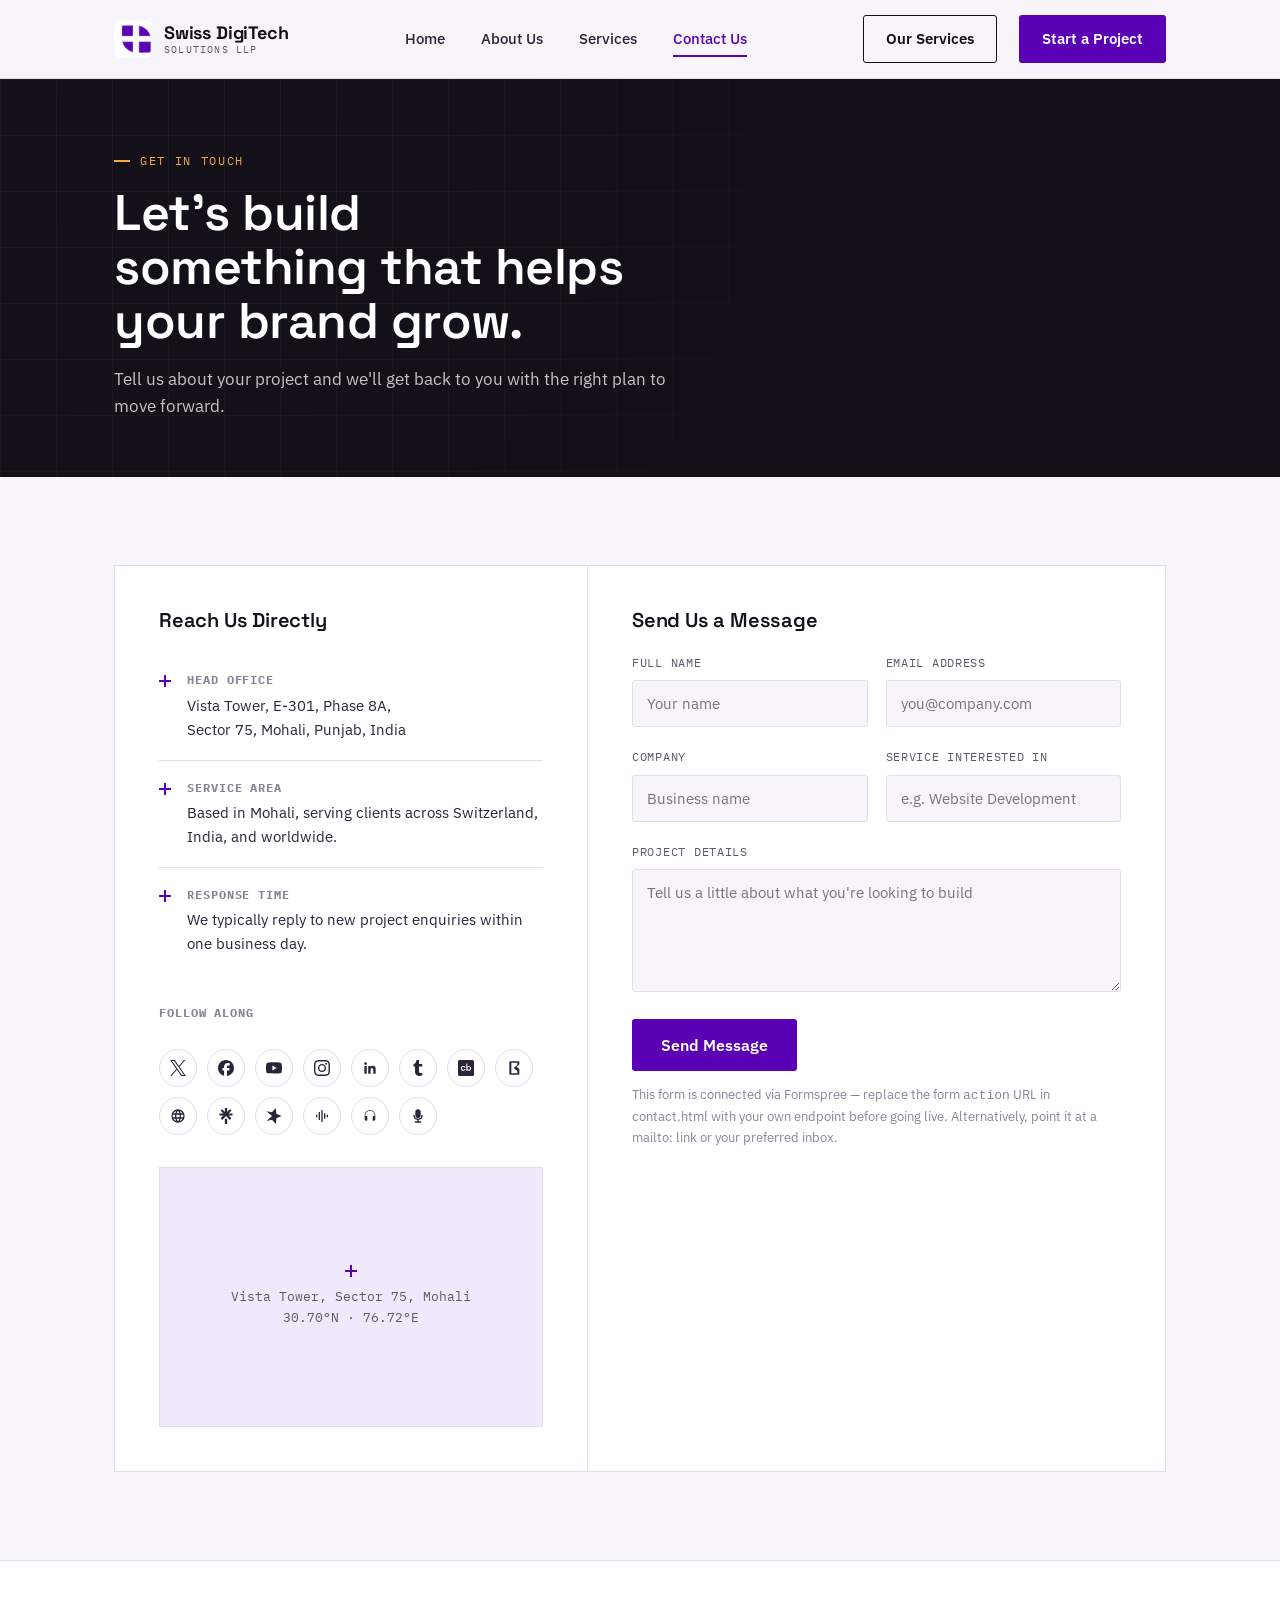
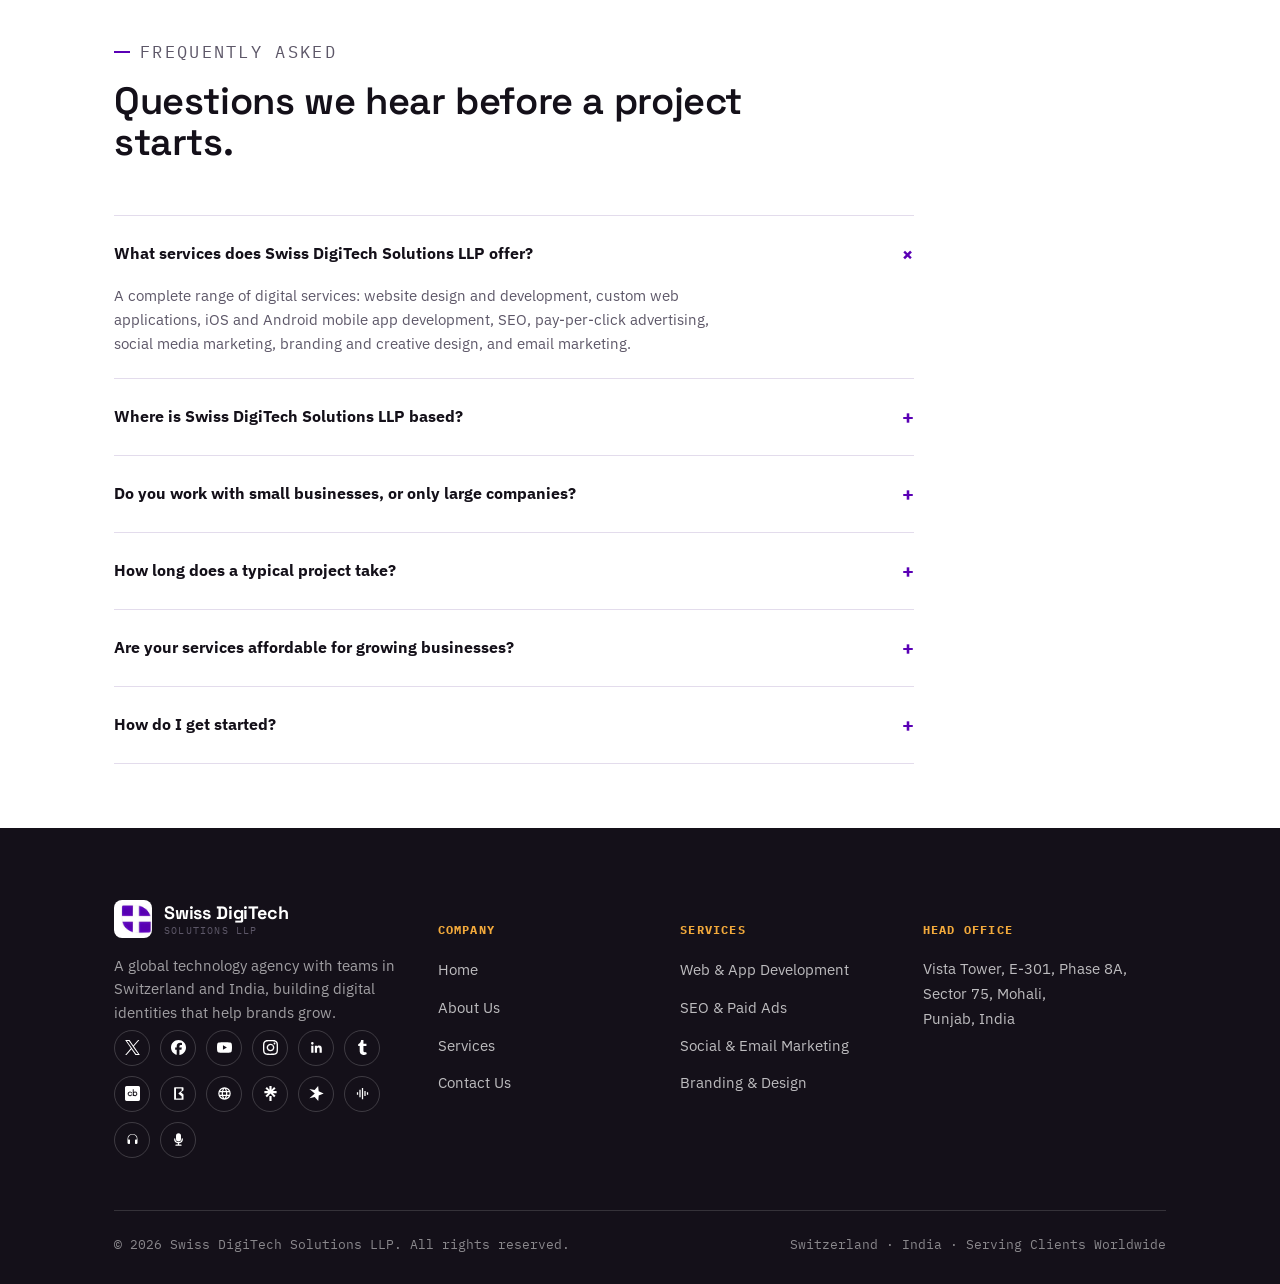
<file: contact.html>
<!DOCTYPE html>
<html lang="en">
<head>
<meta charset="UTF-8">
<meta name="viewport" content="width=device-width, initial-scale=1.0">
<title>Contact Us | Swiss DigiTech Solutions LLP | Let Us Help You Grow</title>
<meta name="description" content="Get in touch with Swiss DigiTech Solutions LLP today. Share your project requirements and let our team build the right digital strategy to help your business grow and scale online.">
<link rel="canonical" href="https://swissdigitech.com/contact.html">

<meta property="og:type" content="website">
<meta property="og:title" content="Contact Us | Swiss DigiTech Solutions LLP">
<meta property="og:description" content="Share your project and let's build the right digital strategy for your business.">
<meta property="og:url" content="https://swissdigitech.com/contact.html">
<meta property="og:image" content="https://swissdigitech.com/assets/icon-512.png">

<link rel="icon" href="/favicon.ico" sizes="any">
<link rel="icon" type="image/png" sizes="32x32" href="/assets/icon-32.png">
<link rel="apple-touch-icon" href="/assets/icon-180.png">
<link rel="manifest" href="/site.webmanifest">
<meta name="theme-color" content="#5A00B5">

<link rel="preconnect" href="https://fonts.googleapis.com">
<link rel="preconnect" href="https://fonts.gstatic.com" crossorigin>
<link href="https://fonts.googleapis.com/css2?family=Space+Grotesk:wght@500;600;700&family=IBM+Plex+Sans:wght@400;500;600;700&family=IBM+Plex+Mono:wght@400;500&display=swap" rel="stylesheet">
<link rel="stylesheet" href="/css/style.css">
</head>
<body>

<header class="site-header">
  <div class="wrap">
    <a class="brand" href="/index.html">
      <img src="/assets/icon-48.png" alt="Swiss DigiTech Solutions LLP logo">
      <span class="brand-name">Swiss DigiTech<span>Solutions LLP</span></span>
    </a>
    <nav class="nav-desktop" aria-label="Primary">
      <a href="/index.html">Home</a>
      <a href="/about.html">About Us</a>
      <a href="/services.html">Services</a>
      <a href="/contact.html" aria-current="page">Contact Us</a>
    </nav>
    <div class="header-cta">
      <a class="btn btn-outline" href="/services.html">Our Services</a>
      <a class="btn btn-primary" href="#contact-form">Start a Project</a>
      <button class="nav-toggle" aria-label="Toggle menu" aria-expanded="false" id="navToggle">
        <span></span><span></span><span></span>
      </button>
    </div>
  </div>
  <nav class="nav-mobile" id="navMobile" aria-label="Mobile">
    <a href="/index.html">Home</a>
    <a href="/about.html">About Us</a>
    <a href="/services.html">Services</a>
    <a href="/contact.html">Contact Us</a>
  </nav>
</header>

<main>

  <section class="page-hero">
    <div class="wrap">
      <p class="eyebrow on-dark">Get In Touch</p>
      <h1>Let's build something that helps your brand grow.</h1>
      <p class="lead">Tell us about your project and we'll get back to you with the right plan to move forward.</p>
    </div>
  </section>

  <section>
    <div class="wrap">
      <div class="contact-grid">
        <div class="contact-info">
          <h3>Reach Us Directly</h3>

          <div class="info-row">
            <span class="cross"></span>
            <div>
              <h5>Head Office</h5>
              <p>Vista Tower, E-301, Phase 8A,<br>Sector 75, Mohali, Punjab, India</p>
            </div>
          </div>
          <div class="info-row">
            <span class="cross"></span>
            <div>
              <h5>Service Area</h5>
              <p>Based in Mohali, serving clients across Switzerland, India, and worldwide.</p>
            </div>
          </div>
          <div class="info-row">
            <span class="cross"></span>
            <div>
              <h5>Response Time</h5>
              <p>We typically reply to new project enquiries within one business day.</p>
            </div>
          </div>

          <h5 style="font-family:var(--font-mono);font-size:11.5px;letter-spacing:.08em;text-transform:uppercase;color:var(--steel-soft);margin:30px 0 0;">Follow Along</h5>
          <div class="social-mini"><a href="https://x.com/swissdigitech" target="_blank" rel="noopener" aria-label="Swiss DigiTech on X"><svg role="img" viewBox="0 0 24 24" aria-hidden="true"><path d="M14.234 10.162 22.977 0h-2.072l-7.591 8.824L7.251 0H.258l9.168 13.343L.258 24H2.33l8.016-9.318L16.749 24h6.993zm-2.837 3.299-.929-1.329L3.076 1.56h3.182l5.965 8.532.929 1.329 7.754 11.09h-3.182z"/></svg></a>
<a href="https://www.facebook.com/people/Swiss-Digitech/61572821364476/" target="_blank" rel="noopener" aria-label="Swiss DigiTech on Facebook"><svg role="img" viewBox="0 0 24 24" aria-hidden="true"><path d="M9.101 23.691v-7.98H6.627v-3.667h2.474v-1.58c0-4.085 1.848-5.978 5.858-5.978.401 0 .955.042 1.468.103a8.68 8.68 0 0 1 1.141.195v3.325a8.623 8.623 0 0 0-.653-.036 26.805 26.805 0 0 0-.733-.009c-.707 0-1.259.096-1.675.309a1.686 1.686 0 0 0-.679.622c-.258.42-.374.995-.374 1.752v1.297h3.919l-.386 2.103-.287 1.564h-3.246v8.245C19.396 23.238 24 18.179 24 12.044c0-6.627-5.373-12-12-12s-12 5.373-12 12c0 5.628 3.874 10.35 9.101 11.647Z"/></svg></a>
<a href="https://www.youtube.com/@SwissDigitech" target="_blank" rel="noopener" aria-label="Swiss DigiTech on YouTube"><svg role="img" viewBox="0 0 24 24" aria-hidden="true"><path d="M23.498 6.186a3.016 3.016 0 0 0-2.122-2.136C19.505 3.545 12 3.545 12 3.545s-7.505 0-9.377.505A3.017 3.017 0 0 0 .502 6.186C0 8.07 0 12 0 12s0 3.93.502 5.814a3.016 3.016 0 0 0 2.122 2.136c1.871.505 9.376.505 9.376.505s7.505 0 9.377-.505a3.015 3.015 0 0 0 2.122-2.136C24 15.93 24 12 24 12s0-3.93-.502-5.814zM9.545 15.568V8.432L15.818 12l-6.273 3.568z"/></svg></a>
<a href="https://www.instagram.com/swiss_digitech" target="_blank" rel="noopener" aria-label="Swiss DigiTech on Instagram"><svg role="img" viewBox="0 0 24 24" aria-hidden="true"><path d="M7.0301.084c-1.2768.0602-2.1487.264-2.911.5634-.7888.3075-1.4575.72-2.1228 1.3877-.6652.6677-1.075 1.3368-1.3802 2.127-.2954.7638-.4956 1.6365-.552 2.914-.0564 1.2775-.0689 1.6882-.0626 4.947.0062 3.2586.0206 3.6671.0825 4.9473.061 1.2765.264 2.1482.5635 2.9107.308.7889.72 1.4573 1.388 2.1228.6679.6655 1.3365 1.0743 2.1285 1.38.7632.295 1.6361.4961 2.9134.552 1.2773.056 1.6884.069 4.9462.0627 3.2578-.0062 3.668-.0207 4.9478-.0814 1.28-.0607 2.147-.2652 2.9098-.5633.7889-.3086 1.4578-.72 2.1228-1.3881.665-.6682 1.0745-1.3378 1.3795-2.1284.2957-.7632.4966-1.636.552-2.9124.056-1.2809.0692-1.6898.063-4.948-.0063-3.2583-.021-3.6668-.0817-4.9465-.0607-1.2797-.264-2.1487-.5633-2.9117-.3084-.7889-.72-1.4568-1.3876-2.1228C21.2982 1.33 20.628.9208 19.8378.6165 19.074.321 18.2017.1197 16.9244.0645 15.6471.0093 15.236-.005 11.977.0014 8.718.0076 8.31.0215 7.0301.0839m.1402 21.6932c-1.17-.0509-1.8053-.2453-2.2287-.408-.5606-.216-.96-.4771-1.3819-.895-.422-.4178-.6811-.8186-.9-1.378-.1644-.4234-.3624-1.058-.4171-2.228-.0595-1.2645-.072-1.6442-.079-4.848-.007-3.2037.0053-3.583.0607-4.848.05-1.169.2456-1.805.408-2.2282.216-.5613.4762-.96.895-1.3816.4188-.4217.8184-.6814 1.3783-.9003.423-.1651 1.0575-.3614 2.227-.4171 1.2655-.06 1.6447-.072 4.848-.079 3.2033-.007 3.5835.005 4.8495.0608 1.169.0508 1.8053.2445 2.228.408.5608.216.96.4754 1.3816.895.4217.4194.6816.8176.9005 1.3787.1653.4217.3617 1.056.4169 2.2263.0602 1.2655.0739 1.645.0796 4.848.0058 3.203-.0055 3.5834-.061 4.848-.051 1.17-.245 1.8055-.408 2.2294-.216.5604-.4763.96-.8954 1.3814-.419.4215-.8181.6811-1.3783.9-.4224.1649-1.0577.3617-2.2262.4174-1.2656.0595-1.6448.072-4.8493.079-3.2045.007-3.5825-.006-4.848-.0608M16.953 5.5864A1.44 1.44 0 1 0 18.39 4.144a1.44 1.44 0 0 0-1.437 1.4424M5.8385 12.012c.0067 3.4032 2.7706 6.1557 6.173 6.1493 3.4026-.0065 6.157-2.7701 6.1506-6.1733-.0065-3.4032-2.771-6.1565-6.174-6.1498-3.403.0067-6.156 2.771-6.1496 6.1738M8 12.0077a4 4 0 1 1 4.008 3.9921A3.9996 3.9996 0 0 1 8 12.0077"/></svg></a>
<a href="https://www.linkedin.com/company/swiss-digitech/" target="_blank" rel="noopener" aria-label="Swiss DigiTech on LinkedIn"><svg role="img" viewBox="0 0 24 24" aria-hidden="true"><path d="M20.447 20.452h-3.554v-5.569c0-1.328-.027-3.037-1.852-3.037-1.853 0-2.136 1.446-2.136 2.939v5.667H9.351V9h3.414v1.561h.049c.476-.9 1.637-1.85 3.37-1.85 3.601 0 4.267 2.37 4.267 5.455v6.286zM5.337 7.433a2.062 2.062 0 1 1 0-4.124 2.062 2.062 0 0 1 0 4.124zM7.114 20.452H3.558V9h3.556v11.452z"/></svg></a>
<a href="https://swissdigitechsolutionsllp.tumblr.com/" target="_blank" rel="noopener" aria-label="Swiss DigiTech on Tumblr"><svg role="img" viewBox="0 0 24 24" aria-hidden="true"><path d="M14.563 24c-5.093 0-7.031-3.756-7.031-6.411V9.747H5.116V6.648c3.63-1.313 4.512-4.596 4.71-6.469C9.84.051 9.941 0 9.999 0h3.517v6.114h4.801v3.633h-4.82v7.47c.016 1.001.375 2.371 2.207 2.371h.09c.631-.02 1.486-.205 1.936-.419l1.156 3.425c-.436.636-2.4 1.374-4.156 1.404h-.178l.011.002z"/></svg></a>
<a href="https://www.crunchbase.com/organization/swiss-digitech-solutions-llp" target="_blank" rel="noopener" aria-label="Swiss DigiTech on Crunchbase"><svg role="img" viewBox="0 0 24 24" aria-hidden="true"><path d="M21.6 0H2.4A2.41 2.41 0 0 0 0 2.4v19.2A2.41 2.41 0 0 0 2.4 24h19.2a2.41 2.41 0 0 0 2.4-2.4V2.4A2.41 2.41 0 0 0 21.6 0zM7.045 14.465A2.11 2.11 0 0 0 9.84 13.42h1.66a3.69 3.69 0 1 1 0-1.75H9.84a2.11 2.11 0 1 0-2.795 2.795zm11.345.845a3.55 3.55 0 0 1-1.06.63 3.68 3.68 0 0 1-3.39-.38v.38h-1.51V5.37h1.5v4.11a3.74 3.74 0 0 1 1.8-.63H16a3.67 3.67 0 0 1 2.39 6.46zm-.223-2.766a2.104 2.104 0 1 1-4.207 0 2.104 2.104 0 0 1 4.207 0z"/></svg></a>
<a href="https://www.f6s.com/company/swiss-digitech-solutions-llp" target="_blank" rel="noopener" aria-label="Swiss DigiTech on F6S"><svg role="img" viewBox="0 0 24 24" aria-hidden="true"><path d="M6 2h13a1 1 0 0 1 1 1v3.2a1 1 0 0 1-.4.8L15.8 10l3.8 3a1 1 0 0 1 .4.8V21a1 1 0 0 1-1 1H6a1 1 0 0 1-1-1V3a1 1 0 0 1 1-1zm2 2v16h9v-3.6l-4.6-3.6a1 1 0 0 1 0-1.6L17 7.6V4H8z"/></svg></a>
<a href="https://www.letsknowit.com/swissdigitechsolutionsllp" target="_blank" rel="noopener" aria-label="Swiss DigiTech on LetsKnowIt"><svg role="img" viewBox="0 0 24 24" aria-hidden="true"><path d="M12 2a10 10 0 1 0 .001 20.001A10 10 0 0 0 12 2Zm6.93 6h-3.02a15.6 15.6 0 0 0-1.38-3.56A8.03 8.03 0 0 1 18.93 8ZM12 4.1c.9 1.02 1.6 2.35 2.02 3.9H9.98c.42-1.55 1.12-2.88 2.02-3.9ZM4.26 14a8.1 8.1 0 0 1 0-4h3.38a16.3 16.3 0 0 0 0 4H4.26Zm.81 2h3.02c.32 1.28.78 2.48 1.38 3.56A8.03 8.03 0 0 1 5.07 16Zm3.02-8H5.07a8.03 8.03 0 0 1 4.4-3.56A15.6 15.6 0 0 0 8.09 8ZM12 19.9c-.9-1.02-1.6-2.35-2.02-3.9h4.04c-.42 1.55-1.12 2.88-2.02 3.9ZM9.62 14a14.3 14.3 0 0 1 0-4h4.76a14.3 14.3 0 0 1 0 4H9.62Zm4.91 5.56c.6-1.08 1.06-2.28 1.38-3.56h3.02a8.03 8.03 0 0 1-4.4 3.56ZM16.36 14a16.3 16.3 0 0 0 0-4h3.38a8.1 8.1 0 0 1 0 4h-3.38Z"/></svg></a>
<a href="https://linktr.ee/swissdigitechsolutionsllp" target="_blank" rel="noopener" aria-label="Swiss DigiTech on Linktree"><svg role="img" viewBox="0 0 24 24" aria-hidden="true"><path d="m13.73635 5.85251 4.00467-4.11665 2.3248 2.3808-4.20064 4.00466h5.9085v3.30473h-5.9365l4.22865 4.10766-2.3248 2.3338L12.0005 12.099l-5.74052 5.76852-2.3248-2.3248 4.22864-4.10766h-5.9375V8.12132h5.9085L3.93417 4.11666l2.3248-2.3808 4.00468 4.11665V0h3.4727zm-3.4727 10.30614h3.4727V24h-3.4727z"/></svg></a>
<a href="https://www.spreaker.com/podcast/swiss-digitech-solutions-llp--6686978" target="_blank" rel="noopener" aria-label="Swiss DigiTech on Spreaker"><svg role="img" viewBox="0 0 24 24" aria-hidden="true"><path d="M14.615 0l-5.64 6.54L.529 4.718l8.68 7.372-8.537 7.463 8.411-1.984L14.843 24l.71-8.601 7.918-3.483-7.963-3.33L14.621 0h-.006z"/></svg></a>
<a href="https://www.airgigs.com/user/swissdigitechsolutionsllp" target="_blank" rel="noopener" aria-label="Swiss DigiTech on AirGigs"><svg role="img" viewBox="0 0 24 24" aria-hidden="true"><path d="M3 10h2v4H3v-4Zm4-4h2v12H7V6Zm4-3h2v18h-2V3Zm4 5h2v8h-2V8Zm4 2h2v4h-2v-4Z"/></svg></a>
<a href="https://www.podchaser.com/podcasts/swiss-digitech-solutions-llp-a-6158452" target="_blank" rel="noopener" aria-label="Swiss DigiTech on Podchaser"><svg role="img" viewBox="0 0 24 24" aria-hidden="true"><path d="M12 3a8 8 0 0 0-8 8v6a2 2 0 0 0 2 2h1a1 1 0 0 0 1-1v-5a1 1 0 0 0-1-1H5v-1a7 7 0 0 1 14 0v1h-2a1 1 0 0 0-1 1v5a1 1 0 0 0 1 1h1a2 2 0 0 0 2-2v-6a8 8 0 0 0-8-8Z"/></svg></a>
<a href="https://www.podomatic.com/podcasts/swissdigitech0podcast" target="_blank" rel="noopener" aria-label="Swiss DigiTech on Podomatic"><svg role="img" viewBox="0 0 24 24" aria-hidden="true"><path d="M12 15a4 4 0 0 0 4-4V6a4 4 0 0 0-8 0v5a4 4 0 0 0 4 4Zm5-4a1 1 0 1 1 2 0 7 7 0 0 1-6 6.93V20h3a1 1 0 1 1 0 2H8a1 1 0 1 1 0-2h3v-2.07A7 7 0 0 1 5 11a1 1 0 1 1 2 0 5 5 0 0 0 10 0Z"/></svg></a></div>

          <div class="map-block mt-40" style="margin-top:32px;">
            <p><span class="cross" style="margin-bottom:10px;display:block;margin-left:auto;margin-right:auto;"></span>Vista Tower, Sector 75, Mohali<br>30.70°N · 76.72°E</p>
          </div>
        </div>

        <div>
          <h3 style="font-size:20px;margin-bottom:22px;">Send Us a Message</h3>
          <form id="contact-form" action="https://formspree.io/f/your-form-id" method="POST">
            <div class="form-row-2">
              <div class="field">
                <label for="name">Full Name</label>
                <input type="text" id="name" name="name" placeholder="Your name" required>
              </div>
              <div class="field">
                <label for="email">Email Address</label>
                <input type="email" id="email" name="email" placeholder="you@company.com" required>
              </div>
            </div>
            <div class="form-row-2">
              <div class="field">
                <label for="company">Company</label>
                <input type="text" id="company" name="company" placeholder="Business name">
              </div>
              <div class="field">
                <label for="service">Service Interested In</label>
                <input type="text" id="service" name="service" placeholder="e.g. Website Development">
              </div>
            </div>
            <div class="field">
              <label for="message">Project Details</label>
              <textarea id="message" name="message" rows="5" placeholder="Tell us a little about what you're looking to build" required></textarea>
            </div>
            <button type="submit" class="btn btn-primary btn-lg">Send Message</button>
            <p class="form-note">This form is connected via Formspree — replace the form <code>action</code> URL in contact.html with your own endpoint before going live. Alternatively, point it at a mailto: link or your preferred inbox.</p>
          </form>
        </div>
      </div>
    </div>
  </section>

  <!-- FAQ -->
  <section class="tight" style="background:var(--paper-alt);border-top:1px solid var(--line);">
    <div class="wrap">
      <div class="section-head">
        <p class="eyebrow">Frequently Asked</p>
        <h2>Questions we hear before a project starts.</h2>
      </div>
      <div style="max-width:800px;">
        <details class="faq-item" open>
          <summary>What services does Swiss DigiTech Solutions LLP offer?</summary>
          <p>A complete range of digital services: website design and development, custom web applications, iOS and Android mobile app development, SEO, pay-per-click advertising, social media marketing, branding and creative design, and email marketing.</p>
        </details>
        <details class="faq-item">
          <summary>Where is Swiss DigiTech Solutions LLP based?</summary>
          <p>We're a global technology agency with teams in Switzerland and India, headquartered at Vista Tower in Mohali, Punjab. Our dual presence lets us support clients across different time zones without disruption.</p>
        </details>
        <details class="faq-item">
          <summary>Do you work with small businesses, or only large companies?</summary>
          <p>Both. Whether you're a startup just getting started or an established company expanding internationally, we tailor solutions to fit your goals and budget.</p>
        </details>
        <details class="faq-item">
          <summary>How long does a typical project take?</summary>
          <p>It depends on scope. A standard website is usually delivered within a few weeks; larger projects like custom applications or mobile apps can take longer. We always agree timelines clearly before work begins.</p>
        </details>
        <details class="faq-item">
          <summary>Are your services affordable for growing businesses?</summary>
          <p>Yes. Quality digital services shouldn't be limited to big budgets. Our pricing is competitive and our solutions are built to scale, so you only pay for what your business actually needs.</p>
        </details>
        <details class="faq-item">
          <summary>How do I get started?</summary>
          <p>Fill in the form on this page or reach out on any of our social channels. Share a little about your project, and we'll come back with the right plan to move forward.</p>
        </details>
      </div>
    </div>
  </section>

</main>

<footer class="site-footer">
  <div class="wrap">
    <div class="footer-grid">
      <div class="footer-brand">
        <a class="brand" href="/index.html">
          <img src="/assets/icon-48.png" alt="Swiss DigiTech Solutions LLP logo">
          <span class="brand-name">Swiss DigiTech<span>Solutions LLP</span></span>
        </a>
        <p>A global technology agency with teams in Switzerland and India, building digital identities that help brands grow.</p>
        <div class="footer-social" aria-label="Social media links"><a href="https://x.com/swissdigitech" target="_blank" rel="noopener" aria-label="Swiss DigiTech on X"><svg role="img" viewBox="0 0 24 24" aria-hidden="true"><path d="M14.234 10.162 22.977 0h-2.072l-7.591 8.824L7.251 0H.258l9.168 13.343L.258 24H2.33l8.016-9.318L16.749 24h6.993zm-2.837 3.299-.929-1.329L3.076 1.56h3.182l5.965 8.532.929 1.329 7.754 11.09h-3.182z"/></svg></a>
<a href="https://www.facebook.com/people/Swiss-Digitech/61572821364476/" target="_blank" rel="noopener" aria-label="Swiss DigiTech on Facebook"><svg role="img" viewBox="0 0 24 24" aria-hidden="true"><path d="M9.101 23.691v-7.98H6.627v-3.667h2.474v-1.58c0-4.085 1.848-5.978 5.858-5.978.401 0 .955.042 1.468.103a8.68 8.68 0 0 1 1.141.195v3.325a8.623 8.623 0 0 0-.653-.036 26.805 26.805 0 0 0-.733-.009c-.707 0-1.259.096-1.675.309a1.686 1.686 0 0 0-.679.622c-.258.42-.374.995-.374 1.752v1.297h3.919l-.386 2.103-.287 1.564h-3.246v8.245C19.396 23.238 24 18.179 24 12.044c0-6.627-5.373-12-12-12s-12 5.373-12 12c0 5.628 3.874 10.35 9.101 11.647Z"/></svg></a>
<a href="https://www.youtube.com/@SwissDigitech" target="_blank" rel="noopener" aria-label="Swiss DigiTech on YouTube"><svg role="img" viewBox="0 0 24 24" aria-hidden="true"><path d="M23.498 6.186a3.016 3.016 0 0 0-2.122-2.136C19.505 3.545 12 3.545 12 3.545s-7.505 0-9.377.505A3.017 3.017 0 0 0 .502 6.186C0 8.07 0 12 0 12s0 3.93.502 5.814a3.016 3.016 0 0 0 2.122 2.136c1.871.505 9.376.505 9.376.505s7.505 0 9.377-.505a3.015 3.015 0 0 0 2.122-2.136C24 15.93 24 12 24 12s0-3.93-.502-5.814zM9.545 15.568V8.432L15.818 12l-6.273 3.568z"/></svg></a>
<a href="https://www.instagram.com/swiss_digitech" target="_blank" rel="noopener" aria-label="Swiss DigiTech on Instagram"><svg role="img" viewBox="0 0 24 24" aria-hidden="true"><path d="M7.0301.084c-1.2768.0602-2.1487.264-2.911.5634-.7888.3075-1.4575.72-2.1228 1.3877-.6652.6677-1.075 1.3368-1.3802 2.127-.2954.7638-.4956 1.6365-.552 2.914-.0564 1.2775-.0689 1.6882-.0626 4.947.0062 3.2586.0206 3.6671.0825 4.9473.061 1.2765.264 2.1482.5635 2.9107.308.7889.72 1.4573 1.388 2.1228.6679.6655 1.3365 1.0743 2.1285 1.38.7632.295 1.6361.4961 2.9134.552 1.2773.056 1.6884.069 4.9462.0627 3.2578-.0062 3.668-.0207 4.9478-.0814 1.28-.0607 2.147-.2652 2.9098-.5633.7889-.3086 1.4578-.72 2.1228-1.3881.665-.6682 1.0745-1.3378 1.3795-2.1284.2957-.7632.4966-1.636.552-2.9124.056-1.2809.0692-1.6898.063-4.948-.0063-3.2583-.021-3.6668-.0817-4.9465-.0607-1.2797-.264-2.1487-.5633-2.9117-.3084-.7889-.72-1.4568-1.3876-2.1228C21.2982 1.33 20.628.9208 19.8378.6165 19.074.321 18.2017.1197 16.9244.0645 15.6471.0093 15.236-.005 11.977.0014 8.718.0076 8.31.0215 7.0301.0839m.1402 21.6932c-1.17-.0509-1.8053-.2453-2.2287-.408-.5606-.216-.96-.4771-1.3819-.895-.422-.4178-.6811-.8186-.9-1.378-.1644-.4234-.3624-1.058-.4171-2.228-.0595-1.2645-.072-1.6442-.079-4.848-.007-3.2037.0053-3.583.0607-4.848.05-1.169.2456-1.805.408-2.2282.216-.5613.4762-.96.895-1.3816.4188-.4217.8184-.6814 1.3783-.9003.423-.1651 1.0575-.3614 2.227-.4171 1.2655-.06 1.6447-.072 4.848-.079 3.2033-.007 3.5835.005 4.8495.0608 1.169.0508 1.8053.2445 2.228.408.5608.216.96.4754 1.3816.895.4217.4194.6816.8176.9005 1.3787.1653.4217.3617 1.056.4169 2.2263.0602 1.2655.0739 1.645.0796 4.848.0058 3.203-.0055 3.5834-.061 4.848-.051 1.17-.245 1.8055-.408 2.2294-.216.5604-.4763.96-.8954 1.3814-.419.4215-.8181.6811-1.3783.9-.4224.1649-1.0577.3617-2.2262.4174-1.2656.0595-1.6448.072-4.8493.079-3.2045.007-3.5825-.006-4.848-.0608M16.953 5.5864A1.44 1.44 0 1 0 18.39 4.144a1.44 1.44 0 0 0-1.437 1.4424M5.8385 12.012c.0067 3.4032 2.7706 6.1557 6.173 6.1493 3.4026-.0065 6.157-2.7701 6.1506-6.1733-.0065-3.4032-2.771-6.1565-6.174-6.1498-3.403.0067-6.156 2.771-6.1496 6.1738M8 12.0077a4 4 0 1 1 4.008 3.9921A3.9996 3.9996 0 0 1 8 12.0077"/></svg></a>
<a href="https://www.linkedin.com/company/swiss-digitech/" target="_blank" rel="noopener" aria-label="Swiss DigiTech on LinkedIn"><svg role="img" viewBox="0 0 24 24" aria-hidden="true"><path d="M20.447 20.452h-3.554v-5.569c0-1.328-.027-3.037-1.852-3.037-1.853 0-2.136 1.446-2.136 2.939v5.667H9.351V9h3.414v1.561h.049c.476-.9 1.637-1.85 3.37-1.85 3.601 0 4.267 2.37 4.267 5.455v6.286zM5.337 7.433a2.062 2.062 0 1 1 0-4.124 2.062 2.062 0 0 1 0 4.124zM7.114 20.452H3.558V9h3.556v11.452z"/></svg></a>
<a href="https://swissdigitechsolutionsllp.tumblr.com/" target="_blank" rel="noopener" aria-label="Swiss DigiTech on Tumblr"><svg role="img" viewBox="0 0 24 24" aria-hidden="true"><path d="M14.563 24c-5.093 0-7.031-3.756-7.031-6.411V9.747H5.116V6.648c3.63-1.313 4.512-4.596 4.71-6.469C9.84.051 9.941 0 9.999 0h3.517v6.114h4.801v3.633h-4.82v7.47c.016 1.001.375 2.371 2.207 2.371h.09c.631-.02 1.486-.205 1.936-.419l1.156 3.425c-.436.636-2.4 1.374-4.156 1.404h-.178l.011.002z"/></svg></a>
<a href="https://www.crunchbase.com/organization/swiss-digitech-solutions-llp" target="_blank" rel="noopener" aria-label="Swiss DigiTech on Crunchbase"><svg role="img" viewBox="0 0 24 24" aria-hidden="true"><path d="M21.6 0H2.4A2.41 2.41 0 0 0 0 2.4v19.2A2.41 2.41 0 0 0 2.4 24h19.2a2.41 2.41 0 0 0 2.4-2.4V2.4A2.41 2.41 0 0 0 21.6 0zM7.045 14.465A2.11 2.11 0 0 0 9.84 13.42h1.66a3.69 3.69 0 1 1 0-1.75H9.84a2.11 2.11 0 1 0-2.795 2.795zm11.345.845a3.55 3.55 0 0 1-1.06.63 3.68 3.68 0 0 1-3.39-.38v.38h-1.51V5.37h1.5v4.11a3.74 3.74 0 0 1 1.8-.63H16a3.67 3.67 0 0 1 2.39 6.46zm-.223-2.766a2.104 2.104 0 1 1-4.207 0 2.104 2.104 0 0 1 4.207 0z"/></svg></a>
<a href="https://www.f6s.com/company/swiss-digitech-solutions-llp" target="_blank" rel="noopener" aria-label="Swiss DigiTech on F6S"><svg role="img" viewBox="0 0 24 24" aria-hidden="true"><path d="M6 2h13a1 1 0 0 1 1 1v3.2a1 1 0 0 1-.4.8L15.8 10l3.8 3a1 1 0 0 1 .4.8V21a1 1 0 0 1-1 1H6a1 1 0 0 1-1-1V3a1 1 0 0 1 1-1zm2 2v16h9v-3.6l-4.6-3.6a1 1 0 0 1 0-1.6L17 7.6V4H8z"/></svg></a>
<a href="https://www.letsknowit.com/swissdigitechsolutionsllp" target="_blank" rel="noopener" aria-label="Swiss DigiTech on LetsKnowIt"><svg role="img" viewBox="0 0 24 24" aria-hidden="true"><path d="M12 2a10 10 0 1 0 .001 20.001A10 10 0 0 0 12 2Zm6.93 6h-3.02a15.6 15.6 0 0 0-1.38-3.56A8.03 8.03 0 0 1 18.93 8ZM12 4.1c.9 1.02 1.6 2.35 2.02 3.9H9.98c.42-1.55 1.12-2.88 2.02-3.9ZM4.26 14a8.1 8.1 0 0 1 0-4h3.38a16.3 16.3 0 0 0 0 4H4.26Zm.81 2h3.02c.32 1.28.78 2.48 1.38 3.56A8.03 8.03 0 0 1 5.07 16Zm3.02-8H5.07a8.03 8.03 0 0 1 4.4-3.56A15.6 15.6 0 0 0 8.09 8ZM12 19.9c-.9-1.02-1.6-2.35-2.02-3.9h4.04c-.42 1.55-1.12 2.88-2.02 3.9ZM9.62 14a14.3 14.3 0 0 1 0-4h4.76a14.3 14.3 0 0 1 0 4H9.62Zm4.91 5.56c.6-1.08 1.06-2.28 1.38-3.56h3.02a8.03 8.03 0 0 1-4.4 3.56ZM16.36 14a16.3 16.3 0 0 0 0-4h3.38a8.1 8.1 0 0 1 0 4h-3.38Z"/></svg></a>
<a href="https://linktr.ee/swissdigitechsolutionsllp" target="_blank" rel="noopener" aria-label="Swiss DigiTech on Linktree"><svg role="img" viewBox="0 0 24 24" aria-hidden="true"><path d="m13.73635 5.85251 4.00467-4.11665 2.3248 2.3808-4.20064 4.00466h5.9085v3.30473h-5.9365l4.22865 4.10766-2.3248 2.3338L12.0005 12.099l-5.74052 5.76852-2.3248-2.3248 4.22864-4.10766h-5.9375V8.12132h5.9085L3.93417 4.11666l2.3248-2.3808 4.00468 4.11665V0h3.4727zm-3.4727 10.30614h3.4727V24h-3.4727z"/></svg></a>
<a href="https://www.spreaker.com/podcast/swiss-digitech-solutions-llp--6686978" target="_blank" rel="noopener" aria-label="Swiss DigiTech on Spreaker"><svg role="img" viewBox="0 0 24 24" aria-hidden="true"><path d="M14.615 0l-5.64 6.54L.529 4.718l8.68 7.372-8.537 7.463 8.411-1.984L14.843 24l.71-8.601 7.918-3.483-7.963-3.33L14.621 0h-.006z"/></svg></a>
<a href="https://www.airgigs.com/user/swissdigitechsolutionsllp" target="_blank" rel="noopener" aria-label="Swiss DigiTech on AirGigs"><svg role="img" viewBox="0 0 24 24" aria-hidden="true"><path d="M3 10h2v4H3v-4Zm4-4h2v12H7V6Zm4-3h2v18h-2V3Zm4 5h2v8h-2V8Zm4 2h2v4h-2v-4Z"/></svg></a>
<a href="https://www.podchaser.com/podcasts/swiss-digitech-solutions-llp-a-6158452" target="_blank" rel="noopener" aria-label="Swiss DigiTech on Podchaser"><svg role="img" viewBox="0 0 24 24" aria-hidden="true"><path d="M12 3a8 8 0 0 0-8 8v6a2 2 0 0 0 2 2h1a1 1 0 0 0 1-1v-5a1 1 0 0 0-1-1H5v-1a7 7 0 0 1 14 0v1h-2a1 1 0 0 0-1 1v5a1 1 0 0 0 1 1h1a2 2 0 0 0 2-2v-6a8 8 0 0 0-8-8Z"/></svg></a>
<a href="https://www.podomatic.com/podcasts/swissdigitech0podcast" target="_blank" rel="noopener" aria-label="Swiss DigiTech on Podomatic"><svg role="img" viewBox="0 0 24 24" aria-hidden="true"><path d="M12 15a4 4 0 0 0 4-4V6a4 4 0 0 0-8 0v5a4 4 0 0 0 4 4Zm5-4a1 1 0 1 1 2 0 7 7 0 0 1-6 6.93V20h3a1 1 0 1 1 0 2H8a1 1 0 1 1 0-2h3v-2.07A7 7 0 0 1 5 11a1 1 0 1 1 2 0 5 5 0 0 0 10 0Z"/></svg></a></div>
      </div>
      <div class="footer-col">
        <h5>Company</h5>
        <ul>
          <li><a href="/index.html">Home</a></li>
          <li><a href="/about.html">About Us</a></li>
          <li><a href="/services.html">Services</a></li>
          <li><a href="/contact.html">Contact Us</a></li>
        </ul>
      </div>
      <div class="footer-col">
        <h5>Services</h5>
        <ul>
          <li><a href="/services.html#build">Web &amp; App Development</a></li>
          <li><a href="/services.html#grow">SEO &amp; Paid Ads</a></li>
          <li><a href="/services.html#grow">Social &amp; Email Marketing</a></li>
          <li><a href="/services.html#build">Branding &amp; Design</a></li>
        </ul>
      </div>
      <div class="footer-col">
        <h5>Head Office</h5>
        <address>
          Vista Tower, E-301, Phase 8A,<br>
          Sector 75, Mohali,<br>
          Punjab, India
        </address>
      </div>
    </div>
    <div class="footer-bottom">
      <span>© <span id="year"></span> Swiss DigiTech Solutions LLP. All rights reserved.</span>
      <span>Switzerland · India · Serving Clients Worldwide</span>
    </div>
  </div>
</footer>

<script src="/js/site.js"></script>
</body>
</html>
</file>
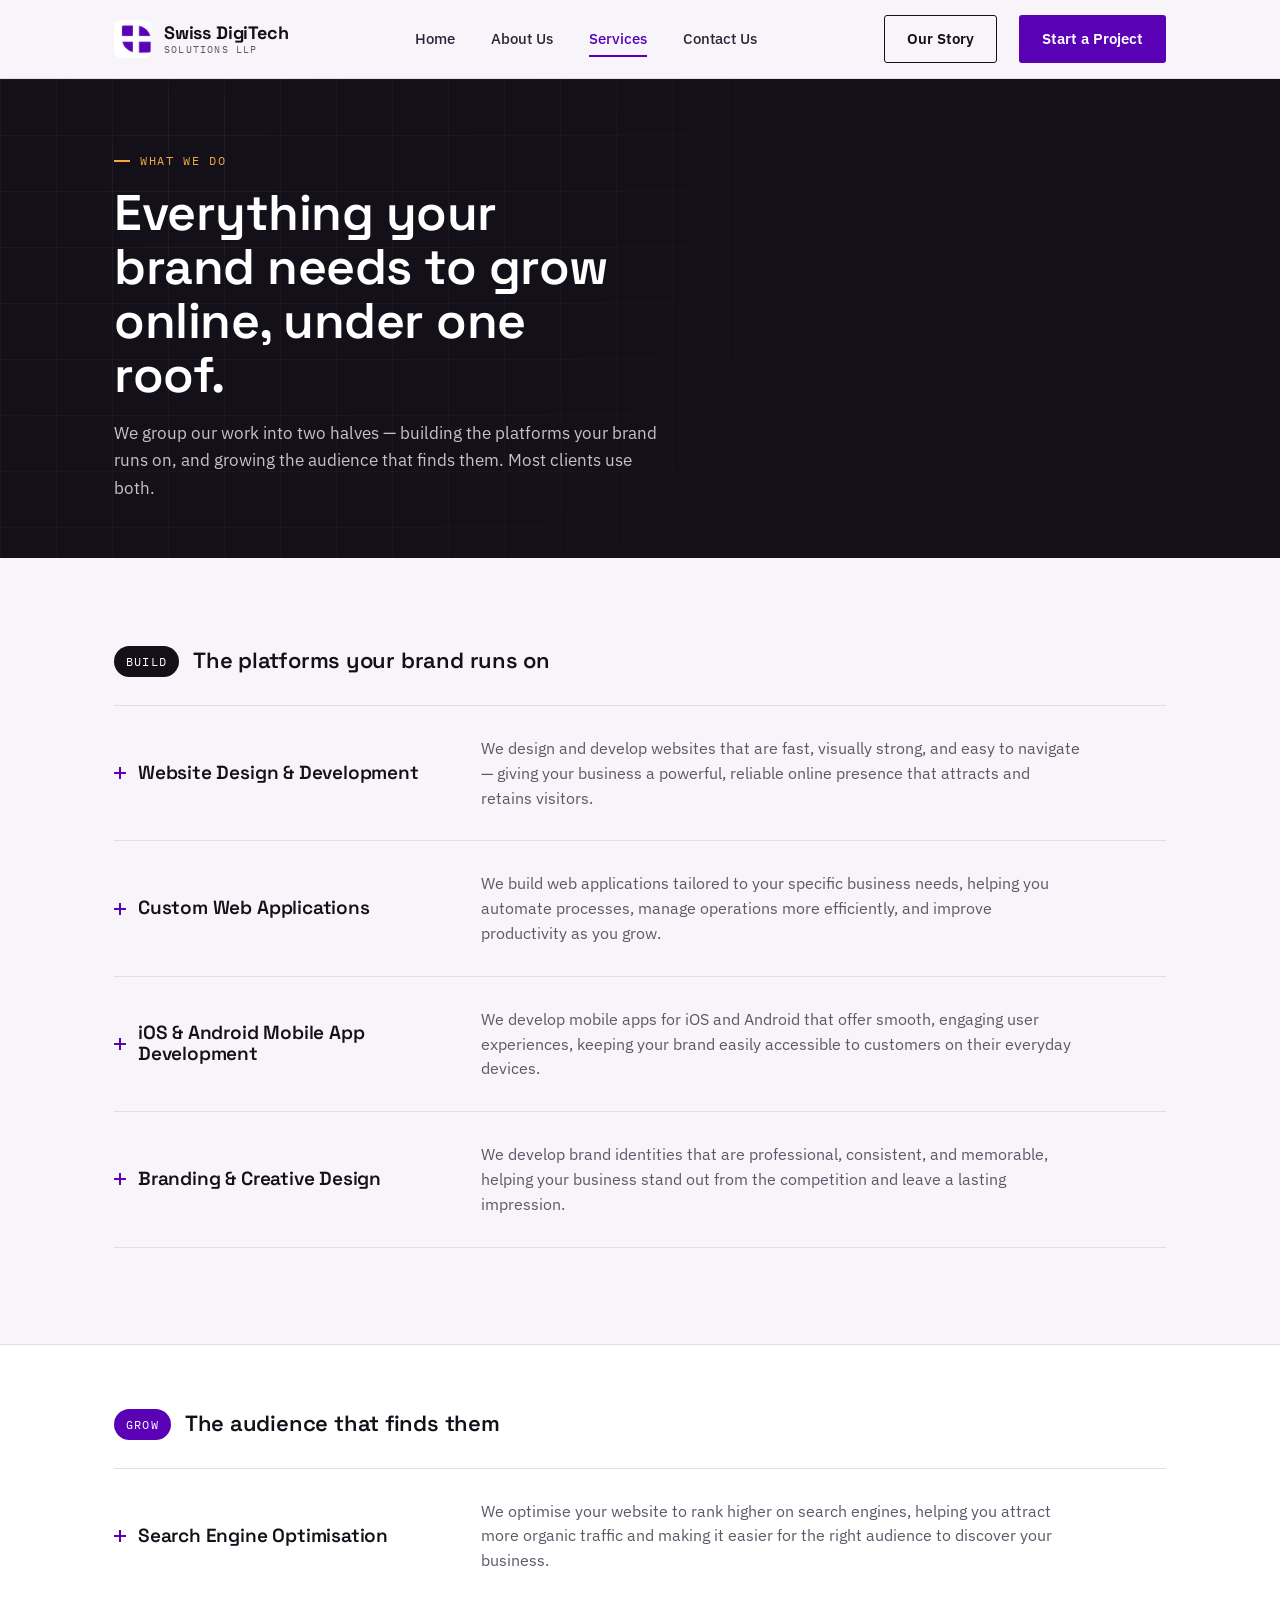
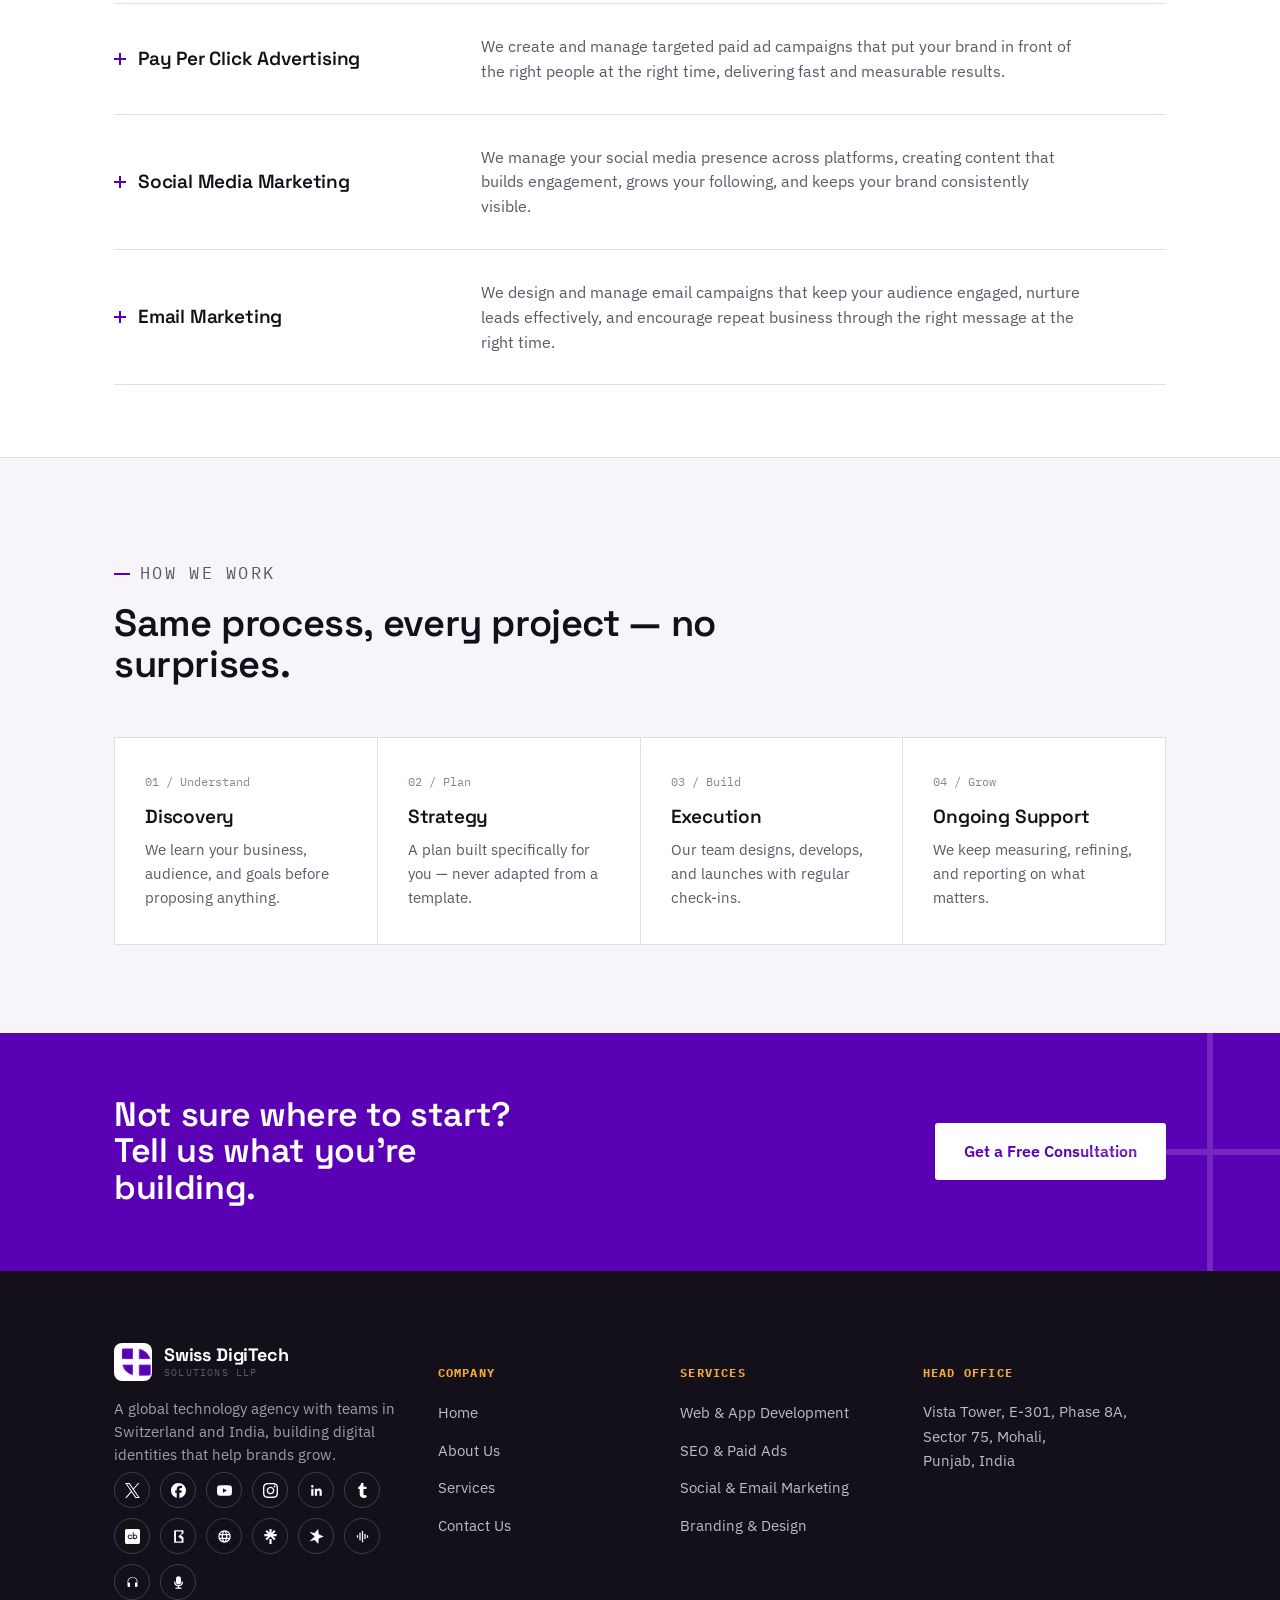
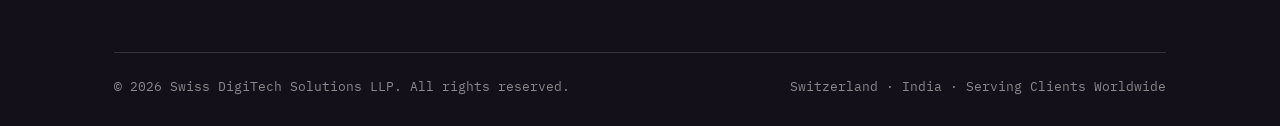
<file: services.html>
<!DOCTYPE html>
<html lang="en">
<head>
<meta charset="UTF-8">
<meta name="viewport" content="width=device-width, initial-scale=1.0">
<title>Services | Swiss DigiTech Solutions LLP | Web, App &amp; Marketing</title>
<meta name="description" content="Website development, custom web apps, iOS and Android apps, SEO, PPC, social media, branding, and email marketing — all from Swiss DigiTech Solutions LLP.">
<link rel="canonical" href="https://swissdigitech.com/services.html">

<meta property="og:type" content="website">
<meta property="og:title" content="Services | Swiss DigiTech Solutions LLP">
<meta property="og:description" content="Everything a business needs to grow online, under one roof.">
<meta property="og:url" content="https://swissdigitech.com/services.html">
<meta property="og:image" content="https://swissdigitech.com/assets/icon-512.png">

<link rel="icon" href="/favicon.ico" sizes="any">
<link rel="icon" type="image/png" sizes="32x32" href="/assets/icon-32.png">
<link rel="apple-touch-icon" href="/assets/icon-180.png">
<link rel="manifest" href="/site.webmanifest">
<meta name="theme-color" content="#5A00B5">

<link rel="preconnect" href="https://fonts.googleapis.com">
<link rel="preconnect" href="https://fonts.gstatic.com" crossorigin>
<link href="https://fonts.googleapis.com/css2?family=Space+Grotesk:wght@500;600;700&family=IBM+Plex+Sans:wght@400;500;600;700&family=IBM+Plex+Mono:wght@400;500&display=swap" rel="stylesheet">
<link rel="stylesheet" href="/css/style.css">
</head>
<body>

<header class="site-header">
  <div class="wrap">
    <a class="brand" href="/index.html">
      <img src="/assets/icon-48.png" alt="Swiss DigiTech Solutions LLP logo">
      <span class="brand-name">Swiss DigiTech<span>Solutions LLP</span></span>
    </a>
    <nav class="nav-desktop" aria-label="Primary">
      <a href="/index.html">Home</a>
      <a href="/about.html">About Us</a>
      <a href="/services.html" aria-current="page">Services</a>
      <a href="/contact.html">Contact Us</a>
    </nav>
    <div class="header-cta">
      <a class="btn btn-outline" href="/about.html">Our Story</a>
      <a class="btn btn-primary" href="/contact.html">Start a Project</a>
      <button class="nav-toggle" aria-label="Toggle menu" aria-expanded="false" id="navToggle">
        <span></span><span></span><span></span>
      </button>
    </div>
  </div>
  <nav class="nav-mobile" id="navMobile" aria-label="Mobile">
    <a href="/index.html">Home</a>
    <a href="/about.html">About Us</a>
    <a href="/services.html">Services</a>
    <a href="/contact.html">Contact Us</a>
  </nav>
</header>

<main>

  <section class="page-hero">
    <div class="wrap">
      <p class="eyebrow on-dark">What We Do</p>
      <h1>Everything your brand needs to grow online, under one roof.</h1>
      <p class="lead">We group our work into two halves — building the platforms your brand runs on, and growing the audience that finds them. Most clients use both.</p>
    </div>
  </section>

  <!-- BUILD -->
  <section id="build">
    <div class="wrap">
      <div class="service-group">
        <div class="service-group-label">
          <span class="tag">Build</span>
          <h3>The platforms your brand runs on</h3>
        </div>

        <div class="svc-row">
          <h4><span class="cross"></span>Website Design &amp; Development</h4>
          <p>We design and develop websites that are fast, visually strong, and easy to navigate — giving your business a powerful, reliable online presence that attracts and retains visitors.</p>
        </div>
        <div class="svc-row">
          <h4><span class="cross"></span>Custom Web Applications</h4>
          <p>We build web applications tailored to your specific business needs, helping you automate processes, manage operations more efficiently, and improve productivity as you grow.</p>
        </div>
        <div class="svc-row">
          <h4><span class="cross"></span>iOS &amp; Android Mobile App Development</h4>
          <p>We develop mobile apps for iOS and Android that offer smooth, engaging user experiences, keeping your brand easily accessible to customers on their everyday devices.</p>
        </div>
        <div class="svc-row">
          <h4><span class="cross"></span>Branding &amp; Creative Design</h4>
          <p>We develop brand identities that are professional, consistent, and memorable, helping your business stand out from the competition and leave a lasting impression.</p>
        </div>
      </div>
    </div>
  </section>

  <!-- GROW -->
  <section id="grow" class="tight" style="background:var(--paper-alt);border-top:1px solid var(--line);border-bottom:1px solid var(--line);">
    <div class="wrap">
      <div class="service-group">
        <div class="service-group-label">
          <span class="tag" style="background:var(--purple);">Grow</span>
          <h3>The audience that finds them</h3>
        </div>

        <div class="svc-row">
          <h4><span class="cross"></span>Search Engine Optimisation</h4>
          <p>We optimise your website to rank higher on search engines, helping you attract more organic traffic and making it easier for the right audience to discover your business.</p>
        </div>
        <div class="svc-row">
          <h4><span class="cross"></span>Pay Per Click Advertising</h4>
          <p>We create and manage targeted paid ad campaigns that put your brand in front of the right people at the right time, delivering fast and measurable results.</p>
        </div>
        <div class="svc-row">
          <h4><span class="cross"></span>Social Media Marketing</h4>
          <p>We manage your social media presence across platforms, creating content that builds engagement, grows your following, and keeps your brand consistently visible.</p>
        </div>
        <div class="svc-row">
          <h4><span class="cross"></span>Email Marketing</h4>
          <p>We design and manage email campaigns that keep your audience engaged, nurture leads effectively, and encourage repeat business through the right message at the right time.</p>
        </div>
      </div>
    </div>
  </section>

  <!-- HOW WE WORK -->
  <section>
    <div class="wrap">
      <div class="section-head">
        <p class="eyebrow">How We Work</p>
        <h2>Same process, every project — no surprises.</h2>
      </div>
      <div class="grid cols-4">
        <div class="card"><span class="card-num">01 / Understand</span><h3>Discovery</h3><p>We learn your business, audience, and goals before proposing anything.</p></div>
        <div class="card"><span class="card-num">02 / Plan</span><h3>Strategy</h3><p>A plan built specifically for you — never adapted from a template.</p></div>
        <div class="card"><span class="card-num">03 / Build</span><h3>Execution</h3><p>Our team designs, develops, and launches with regular check-ins.</p></div>
        <div class="card"><span class="card-num">04 / Grow</span><h3>Ongoing Support</h3><p>We keep measuring, refining, and reporting on what matters.</p></div>
      </div>
    </div>
  </section>

  <section class="cta-banner">
    <div class="wrap">
      <h2>Not sure where to start? Tell us what you're building.</h2>
      <a class="btn btn-primary btn-lg" href="/contact.html">Get a Free Consultation</a>
    </div>
  </section>

</main>

<footer class="site-footer">
  <div class="wrap">
    <div class="footer-grid">
      <div class="footer-brand">
        <a class="brand" href="/index.html">
          <img src="/assets/icon-48.png" alt="Swiss DigiTech Solutions LLP logo">
          <span class="brand-name">Swiss DigiTech<span>Solutions LLP</span></span>
        </a>
        <p>A global technology agency with teams in Switzerland and India, building digital identities that help brands grow.</p>
        <div class="footer-social" aria-label="Social media links"><a href="https://x.com/swissdigitech" target="_blank" rel="noopener" aria-label="Swiss DigiTech on X"><svg role="img" viewBox="0 0 24 24" aria-hidden="true"><path d="M14.234 10.162 22.977 0h-2.072l-7.591 8.824L7.251 0H.258l9.168 13.343L.258 24H2.33l8.016-9.318L16.749 24h6.993zm-2.837 3.299-.929-1.329L3.076 1.56h3.182l5.965 8.532.929 1.329 7.754 11.09h-3.182z"/></svg></a>
<a href="https://www.facebook.com/people/Swiss-Digitech/61572821364476/" target="_blank" rel="noopener" aria-label="Swiss DigiTech on Facebook"><svg role="img" viewBox="0 0 24 24" aria-hidden="true"><path d="M9.101 23.691v-7.98H6.627v-3.667h2.474v-1.58c0-4.085 1.848-5.978 5.858-5.978.401 0 .955.042 1.468.103a8.68 8.68 0 0 1 1.141.195v3.325a8.623 8.623 0 0 0-.653-.036 26.805 26.805 0 0 0-.733-.009c-.707 0-1.259.096-1.675.309a1.686 1.686 0 0 0-.679.622c-.258.42-.374.995-.374 1.752v1.297h3.919l-.386 2.103-.287 1.564h-3.246v8.245C19.396 23.238 24 18.179 24 12.044c0-6.627-5.373-12-12-12s-12 5.373-12 12c0 5.628 3.874 10.35 9.101 11.647Z"/></svg></a>
<a href="https://www.youtube.com/@SwissDigitech" target="_blank" rel="noopener" aria-label="Swiss DigiTech on YouTube"><svg role="img" viewBox="0 0 24 24" aria-hidden="true"><path d="M23.498 6.186a3.016 3.016 0 0 0-2.122-2.136C19.505 3.545 12 3.545 12 3.545s-7.505 0-9.377.505A3.017 3.017 0 0 0 .502 6.186C0 8.07 0 12 0 12s0 3.93.502 5.814a3.016 3.016 0 0 0 2.122 2.136c1.871.505 9.376.505 9.376.505s7.505 0 9.377-.505a3.015 3.015 0 0 0 2.122-2.136C24 15.93 24 12 24 12s0-3.93-.502-5.814zM9.545 15.568V8.432L15.818 12l-6.273 3.568z"/></svg></a>
<a href="https://www.instagram.com/swiss_digitech" target="_blank" rel="noopener" aria-label="Swiss DigiTech on Instagram"><svg role="img" viewBox="0 0 24 24" aria-hidden="true"><path d="M7.0301.084c-1.2768.0602-2.1487.264-2.911.5634-.7888.3075-1.4575.72-2.1228 1.3877-.6652.6677-1.075 1.3368-1.3802 2.127-.2954.7638-.4956 1.6365-.552 2.914-.0564 1.2775-.0689 1.6882-.0626 4.947.0062 3.2586.0206 3.6671.0825 4.9473.061 1.2765.264 2.1482.5635 2.9107.308.7889.72 1.4573 1.388 2.1228.6679.6655 1.3365 1.0743 2.1285 1.38.7632.295 1.6361.4961 2.9134.552 1.2773.056 1.6884.069 4.9462.0627 3.2578-.0062 3.668-.0207 4.9478-.0814 1.28-.0607 2.147-.2652 2.9098-.5633.7889-.3086 1.4578-.72 2.1228-1.3881.665-.6682 1.0745-1.3378 1.3795-2.1284.2957-.7632.4966-1.636.552-2.9124.056-1.2809.0692-1.6898.063-4.948-.0063-3.2583-.021-3.6668-.0817-4.9465-.0607-1.2797-.264-2.1487-.5633-2.9117-.3084-.7889-.72-1.4568-1.3876-2.1228C21.2982 1.33 20.628.9208 19.8378.6165 19.074.321 18.2017.1197 16.9244.0645 15.6471.0093 15.236-.005 11.977.0014 8.718.0076 8.31.0215 7.0301.0839m.1402 21.6932c-1.17-.0509-1.8053-.2453-2.2287-.408-.5606-.216-.96-.4771-1.3819-.895-.422-.4178-.6811-.8186-.9-1.378-.1644-.4234-.3624-1.058-.4171-2.228-.0595-1.2645-.072-1.6442-.079-4.848-.007-3.2037.0053-3.583.0607-4.848.05-1.169.2456-1.805.408-2.2282.216-.5613.4762-.96.895-1.3816.4188-.4217.8184-.6814 1.3783-.9003.423-.1651 1.0575-.3614 2.227-.4171 1.2655-.06 1.6447-.072 4.848-.079 3.2033-.007 3.5835.005 4.8495.0608 1.169.0508 1.8053.2445 2.228.408.5608.216.96.4754 1.3816.895.4217.4194.6816.8176.9005 1.3787.1653.4217.3617 1.056.4169 2.2263.0602 1.2655.0739 1.645.0796 4.848.0058 3.203-.0055 3.5834-.061 4.848-.051 1.17-.245 1.8055-.408 2.2294-.216.5604-.4763.96-.8954 1.3814-.419.4215-.8181.6811-1.3783.9-.4224.1649-1.0577.3617-2.2262.4174-1.2656.0595-1.6448.072-4.8493.079-3.2045.007-3.5825-.006-4.848-.0608M16.953 5.5864A1.44 1.44 0 1 0 18.39 4.144a1.44 1.44 0 0 0-1.437 1.4424M5.8385 12.012c.0067 3.4032 2.7706 6.1557 6.173 6.1493 3.4026-.0065 6.157-2.7701 6.1506-6.1733-.0065-3.4032-2.771-6.1565-6.174-6.1498-3.403.0067-6.156 2.771-6.1496 6.1738M8 12.0077a4 4 0 1 1 4.008 3.9921A3.9996 3.9996 0 0 1 8 12.0077"/></svg></a>
<a href="https://www.linkedin.com/company/swiss-digitech/" target="_blank" rel="noopener" aria-label="Swiss DigiTech on LinkedIn"><svg role="img" viewBox="0 0 24 24" aria-hidden="true"><path d="M20.447 20.452h-3.554v-5.569c0-1.328-.027-3.037-1.852-3.037-1.853 0-2.136 1.446-2.136 2.939v5.667H9.351V9h3.414v1.561h.049c.476-.9 1.637-1.85 3.37-1.85 3.601 0 4.267 2.37 4.267 5.455v6.286zM5.337 7.433a2.062 2.062 0 1 1 0-4.124 2.062 2.062 0 0 1 0 4.124zM7.114 20.452H3.558V9h3.556v11.452z"/></svg></a>
<a href="https://swissdigitechsolutionsllp.tumblr.com/" target="_blank" rel="noopener" aria-label="Swiss DigiTech on Tumblr"><svg role="img" viewBox="0 0 24 24" aria-hidden="true"><path d="M14.563 24c-5.093 0-7.031-3.756-7.031-6.411V9.747H5.116V6.648c3.63-1.313 4.512-4.596 4.71-6.469C9.84.051 9.941 0 9.999 0h3.517v6.114h4.801v3.633h-4.82v7.47c.016 1.001.375 2.371 2.207 2.371h.09c.631-.02 1.486-.205 1.936-.419l1.156 3.425c-.436.636-2.4 1.374-4.156 1.404h-.178l.011.002z"/></svg></a>
<a href="https://www.crunchbase.com/organization/swiss-digitech-solutions-llp" target="_blank" rel="noopener" aria-label="Swiss DigiTech on Crunchbase"><svg role="img" viewBox="0 0 24 24" aria-hidden="true"><path d="M21.6 0H2.4A2.41 2.41 0 0 0 0 2.4v19.2A2.41 2.41 0 0 0 2.4 24h19.2a2.41 2.41 0 0 0 2.4-2.4V2.4A2.41 2.41 0 0 0 21.6 0zM7.045 14.465A2.11 2.11 0 0 0 9.84 13.42h1.66a3.69 3.69 0 1 1 0-1.75H9.84a2.11 2.11 0 1 0-2.795 2.795zm11.345.845a3.55 3.55 0 0 1-1.06.63 3.68 3.68 0 0 1-3.39-.38v.38h-1.51V5.37h1.5v4.11a3.74 3.74 0 0 1 1.8-.63H16a3.67 3.67 0 0 1 2.39 6.46zm-.223-2.766a2.104 2.104 0 1 1-4.207 0 2.104 2.104 0 0 1 4.207 0z"/></svg></a>
<a href="https://www.f6s.com/company/swiss-digitech-solutions-llp" target="_blank" rel="noopener" aria-label="Swiss DigiTech on F6S"><svg role="img" viewBox="0 0 24 24" aria-hidden="true"><path d="M6 2h13a1 1 0 0 1 1 1v3.2a1 1 0 0 1-.4.8L15.8 10l3.8 3a1 1 0 0 1 .4.8V21a1 1 0 0 1-1 1H6a1 1 0 0 1-1-1V3a1 1 0 0 1 1-1zm2 2v16h9v-3.6l-4.6-3.6a1 1 0 0 1 0-1.6L17 7.6V4H8z"/></svg></a>
<a href="https://www.letsknowit.com/swissdigitechsolutionsllp" target="_blank" rel="noopener" aria-label="Swiss DigiTech on LetsKnowIt"><svg role="img" viewBox="0 0 24 24" aria-hidden="true"><path d="M12 2a10 10 0 1 0 .001 20.001A10 10 0 0 0 12 2Zm6.93 6h-3.02a15.6 15.6 0 0 0-1.38-3.56A8.03 8.03 0 0 1 18.93 8ZM12 4.1c.9 1.02 1.6 2.35 2.02 3.9H9.98c.42-1.55 1.12-2.88 2.02-3.9ZM4.26 14a8.1 8.1 0 0 1 0-4h3.38a16.3 16.3 0 0 0 0 4H4.26Zm.81 2h3.02c.32 1.28.78 2.48 1.38 3.56A8.03 8.03 0 0 1 5.07 16Zm3.02-8H5.07a8.03 8.03 0 0 1 4.4-3.56A15.6 15.6 0 0 0 8.09 8ZM12 19.9c-.9-1.02-1.6-2.35-2.02-3.9h4.04c-.42 1.55-1.12 2.88-2.02 3.9ZM9.62 14a14.3 14.3 0 0 1 0-4h4.76a14.3 14.3 0 0 1 0 4H9.62Zm4.91 5.56c.6-1.08 1.06-2.28 1.38-3.56h3.02a8.03 8.03 0 0 1-4.4 3.56ZM16.36 14a16.3 16.3 0 0 0 0-4h3.38a8.1 8.1 0 0 1 0 4h-3.38Z"/></svg></a>
<a href="https://linktr.ee/swissdigitechsolutionsllp" target="_blank" rel="noopener" aria-label="Swiss DigiTech on Linktree"><svg role="img" viewBox="0 0 24 24" aria-hidden="true"><path d="m13.73635 5.85251 4.00467-4.11665 2.3248 2.3808-4.20064 4.00466h5.9085v3.30473h-5.9365l4.22865 4.10766-2.3248 2.3338L12.0005 12.099l-5.74052 5.76852-2.3248-2.3248 4.22864-4.10766h-5.9375V8.12132h5.9085L3.93417 4.11666l2.3248-2.3808 4.00468 4.11665V0h3.4727zm-3.4727 10.30614h3.4727V24h-3.4727z"/></svg></a>
<a href="https://www.spreaker.com/podcast/swiss-digitech-solutions-llp--6686978" target="_blank" rel="noopener" aria-label="Swiss DigiTech on Spreaker"><svg role="img" viewBox="0 0 24 24" aria-hidden="true"><path d="M14.615 0l-5.64 6.54L.529 4.718l8.68 7.372-8.537 7.463 8.411-1.984L14.843 24l.71-8.601 7.918-3.483-7.963-3.33L14.621 0h-.006z"/></svg></a>
<a href="https://www.airgigs.com/user/swissdigitechsolutionsllp" target="_blank" rel="noopener" aria-label="Swiss DigiTech on AirGigs"><svg role="img" viewBox="0 0 24 24" aria-hidden="true"><path d="M3 10h2v4H3v-4Zm4-4h2v12H7V6Zm4-3h2v18h-2V3Zm4 5h2v8h-2V8Zm4 2h2v4h-2v-4Z"/></svg></a>
<a href="https://www.podchaser.com/podcasts/swiss-digitech-solutions-llp-a-6158452" target="_blank" rel="noopener" aria-label="Swiss DigiTech on Podchaser"><svg role="img" viewBox="0 0 24 24" aria-hidden="true"><path d="M12 3a8 8 0 0 0-8 8v6a2 2 0 0 0 2 2h1a1 1 0 0 0 1-1v-5a1 1 0 0 0-1-1H5v-1a7 7 0 0 1 14 0v1h-2a1 1 0 0 0-1 1v5a1 1 0 0 0 1 1h1a2 2 0 0 0 2-2v-6a8 8 0 0 0-8-8Z"/></svg></a>
<a href="https://www.podomatic.com/podcasts/swissdigitech0podcast" target="_blank" rel="noopener" aria-label="Swiss DigiTech on Podomatic"><svg role="img" viewBox="0 0 24 24" aria-hidden="true"><path d="M12 15a4 4 0 0 0 4-4V6a4 4 0 0 0-8 0v5a4 4 0 0 0 4 4Zm5-4a1 1 0 1 1 2 0 7 7 0 0 1-6 6.93V20h3a1 1 0 1 1 0 2H8a1 1 0 1 1 0-2h3v-2.07A7 7 0 0 1 5 11a1 1 0 1 1 2 0 5 5 0 0 0 10 0Z"/></svg></a></div>
      </div>
      <div class="footer-col">
        <h5>Company</h5>
        <ul>
          <li><a href="/index.html">Home</a></li>
          <li><a href="/about.html">About Us</a></li>
          <li><a href="/services.html">Services</a></li>
          <li><a href="/contact.html">Contact Us</a></li>
        </ul>
      </div>
      <div class="footer-col">
        <h5>Services</h5>
        <ul>
          <li><a href="/services.html#build">Web &amp; App Development</a></li>
          <li><a href="/services.html#grow">SEO &amp; Paid Ads</a></li>
          <li><a href="/services.html#grow">Social &amp; Email Marketing</a></li>
          <li><a href="/services.html#build">Branding &amp; Design</a></li>
        </ul>
      </div>
      <div class="footer-col">
        <h5>Head Office</h5>
        <address>
          Vista Tower, E-301, Phase 8A,<br>
          Sector 75, Mohali,<br>
          Punjab, India
        </address>
      </div>
    </div>
    <div class="footer-bottom">
      <span>© <span id="year"></span> Swiss DigiTech Solutions LLP. All rights reserved.</span>
      <span>Switzerland · India · Serving Clients Worldwide</span>
    </div>
  </div>
</footer>

<script src="/js/site.js"></script>
</body>
</html>
</file>
<file: css/style.css>
/* ==========================================================================
   Swiss DigiTech Solutions LLP — shared stylesheet
   Design system: Swiss grid precision + the brand's own cross mark used as
   a recurring registration glyph. Grounded in the two real offices — the
   coordinate motif in the hero references Mohali (India) directly.
   ========================================================================== */

:root{
  /* --- color tokens (sampled from the brand mark) --- */
  --ink:        #141019;
  --ink-soft:   #2C2438;
  --purple:     #5A00B5;
  --purple-deep:#3A0080;
  --purple-tint:#F1E9FB;
  --paper:      #F7F5FA;
  --paper-alt:  #FFFFFF;
  --steel:      #5D5768;
  --steel-soft: #8A8496;
  --amber:      #F2A93B;
  --line:       #E3DCEC;
  --line-dark:  rgba(255,255,255,0.14);

  /* --- type --- */
  --font-display: 'Space Grotesk', 'Arial Narrow', sans-serif;
  --font-body:    'IBM Plex Sans', -apple-system, BlinkMacSystemFont, sans-serif;
  --font-mono:    'IBM Plex Mono', 'Courier New', monospace;

  /* --- layout --- */
  --maxw: 1180px;
  --gutter: clamp(20px, 5vw, 64px);
  --radius: 3px;
}

*, *::before, *::after{ box-sizing:border-box; }
html{ scroll-behavior:smooth; }
body{
  margin:0;
  background:var(--paper);
  color:var(--ink);
  font-family:var(--font-body);
  font-size:16px;
  line-height:1.6;
  -webkit-font-smoothing:antialiased;
}
img{ max-width:100%; display:block; }
a{ color:inherit; text-decoration:none; }
ul{ margin:0; padding:0; list-style:none; }
h1,h2,h3,h4{ font-family:var(--font-display); font-weight:600; line-height:1.08; margin:0; letter-spacing:-0.01em; }
p{ margin:0; }
:focus-visible{ outline:2px solid var(--purple); outline-offset:3px; }

@media (prefers-reduced-motion: reduce){
  *{ animation-duration:0.001ms !important; animation-iteration-count:1 !important; transition-duration:0.001ms !important; scroll-behavior:auto !important; }
}

.wrap{ max-width:var(--maxw); margin:0 auto; padding:0 var(--gutter); }

/* --- eyebrow / mono labels --- */
.eyebrow{
  font-family:var(--font-mono);
  font-size:12px;
  letter-spacing:0.14em;
  text-transform:uppercase;
  color:var(--purple);
  display:flex;
  align-items:center;
  gap:10px;
  margin:0 0 16px;
}
.eyebrow::before{ content:""; width:16px; height:2px; background:var(--purple); flex:none; }
.eyebrow.on-dark{ color:var(--amber); }
.eyebrow.on-dark::before{ background:var(--amber); }

/* --- cross / plus registration mark (the signature device, drawn from the logo's cross) --- */
.cross{
  --s:12px; --t:2px;
  position:relative;
  display:inline-block;
  width:var(--s); height:var(--s);
  flex:none;
}
.cross::before,.cross::after{
  content:""; position:absolute; background:var(--purple);
}
.cross::before{ left:50%; top:0; width:var(--t); height:100%; transform:translateX(-50%); }
.cross::after{ top:50%; left:0; height:var(--t); width:100%; transform:translateY(-50%); }
.cross.amber::before,.cross.amber::after{ background:var(--amber); }
.cross.big{ --s:22px; --t:3px; }

/* ==========================================================================
   Header
   ========================================================================== */
.site-header{
  position:sticky; top:0; z-index:100;
  background:rgba(247,245,250,0.92);
  backdrop-filter:blur(10px);
  border-bottom:1px solid var(--line);
}
.site-header .wrap{
  display:flex; align-items:center; justify-content:space-between;
  height:78px;
}
.brand{ display:flex; align-items:center; gap:12px; }
.brand img{ width:38px; height:38px; border-radius:8px; }
.brand-name{ font-family:var(--font-display); font-weight:700; font-size:18px; letter-spacing:-0.01em; line-height:1.1; }
.brand-name span{ display:block; font-family:var(--font-mono); font-weight:400; font-size:10px; letter-spacing:0.12em; color:var(--steel); text-transform:uppercase; margin-top:2px; }

.nav-desktop{ display:flex; align-items:center; gap:36px; }
.nav-desktop a{
  font-size:14.5px; font-weight:500; color:var(--ink-soft);
  position:relative; padding:6px 0;
}
.nav-desktop a::after{
  content:""; position:absolute; left:0; bottom:0; height:2px; width:0;
  background:var(--purple); transition:width .2s ease;
}
.nav-desktop a:hover::after, .nav-desktop a[aria-current="page"]::after{ width:100%; }
.nav-desktop a[aria-current="page"]{ color:var(--purple); }

.header-cta{ display:flex; align-items:center; gap:22px; }
.btn{
  font-family:var(--font-body); font-weight:600; font-size:14.5px;
  padding:11px 22px; border-radius:var(--radius); border:1.5px solid transparent;
  display:inline-flex; align-items:center; gap:8px; cursor:pointer; white-space:nowrap;
  transition:transform .15s ease, background .15s ease, color .15s ease, border-color .15s ease;
}
.btn-primary{ background:var(--purple); color:#fff; }
.btn-primary:hover{ background:var(--purple-deep); transform:translateY(-1px); }
.btn-outline{ border-color:var(--ink); color:var(--ink); background:transparent; }
.btn-outline:hover{ background:var(--ink); color:#fff; }
.btn-outline.on-dark{ border-color:rgba(255,255,255,0.5); color:#fff; }
.btn-outline.on-dark:hover{ background:#fff; color:var(--ink); }
.btn-lg{ padding:15px 28px; font-size:15.5px; }

.nav-toggle{
  display:none; background:none; border:none; cursor:pointer; padding:8px;
  flex-direction:column; gap:5px;
}
.nav-toggle span{ width:22px; height:2px; background:var(--ink); display:block; }
.nav-mobile{
  display:none; flex-direction:column; background:var(--paper-alt);
  border-bottom:1px solid var(--line); padding:8px var(--gutter) 20px;
}
.nav-mobile a{ padding:14px 0; border-bottom:1px solid var(--line); font-weight:500; }
.nav-mobile a:last-child{ border-bottom:none; }
.nav-mobile.open{ display:flex; }

@media (max-width:900px){
  .nav-desktop, .header-cta .btn-outline{ display:none; }
  .nav-toggle{ display:flex; }
}

/* ==========================================================================
   Hero
   ========================================================================== */
.hero{
  position:relative; overflow:hidden;
  background:var(--ink); color:#fff;
  padding:96px 0 90px;
}
.hero::before{
  /* faint precision grid, referencing Swiss cartographic rules */
  content:"";
  position:absolute; inset:0;
  background-image:
    linear-gradient(rgba(255,255,255,0.05) 1px, transparent 1px),
    linear-gradient(90deg, rgba(255,255,255,0.05) 1px, transparent 1px);
  background-size:56px 56px;
  mask-image:linear-gradient(180deg, rgba(0,0,0,0.9), transparent 85%);
  pointer-events:none;
}
.hero .wrap{ position:relative; display:grid; grid-template-columns:1.15fr 0.85fr; gap:56px; align-items:center; }
.hero h1{ font-size:clamp(34px,4.6vw,58px); color:#fff; margin-bottom:22px; }
.hero h1 em{ font-style:normal; color:var(--amber); }
.hero p.lead{ font-size:18px; color:rgba(255,255,255,0.78); max-width:46ch; margin-bottom:34px; }
.hero-ctas{ display:flex; gap:16px; flex-wrap:wrap; }

.hero-graphic{ position:relative; }
.hero-graphic svg{ width:100%; height:auto; }

@media (max-width:960px){
  .hero .wrap{ grid-template-columns:1fr; }
  .hero-graphic{ order:-1; max-width:340px; margin:0 auto 8px; }
}

/* ==========================================================================
   Page (non-home) hero — shorter banner
   ========================================================================== */
.page-hero{
  background:var(--ink); color:#fff; padding:72px 0 56px; position:relative; overflow:hidden;
}
.page-hero::before{
  content:""; position:absolute; inset:0;
  background-image:
    linear-gradient(rgba(255,255,255,0.05) 1px, transparent 1px),
    linear-gradient(90deg, rgba(255,255,255,0.05) 1px, transparent 1px);
  background-size:56px 56px;
  mask-image:radial-gradient(circle at 15% 20%, rgba(0,0,0,0.9), transparent 70%);
}
.page-hero .wrap{ position:relative; }
.page-hero h1{ font-size:clamp(32px,4.4vw,50px); color:#fff; max-width:16ch; }
.page-hero p.lead{ font-size:17px; color:rgba(255,255,255,0.75); max-width:56ch; margin-top:18px; }

/* ==========================================================================
   Section rhythm
   ========================================================================== */
section{ padding:88px 0; }
section.tight{ padding:64px 0; }
.section-head{ max-width:640px; margin-bottom:52px; }
.section-head h2{ font-size:clamp(26px,3.2vw,38px); }
.section-head p{ color:var(--steel); font-size:16.5px; margin-top:14px; }
.hr{ border:none; border-top:1px solid var(--line); margin:0; }
section.on-ink{ background:var(--ink); color:#fff; }
section.on-ink .section-head p{ color:rgba(255,255,255,0.7); }
section.on-tint{ background:var(--purple-tint); }

/* ==========================================================================
   Ticker strip
   ========================================================================== */
.strip{
  border-top:1px solid var(--line); border-bottom:1px solid var(--line);
  background:var(--paper-alt);
  padding:22px 0;
  overflow:hidden;
}
.strip-track{
  display:flex; gap:48px; white-space:nowrap; font-family:var(--font-mono);
  font-size:13px; letter-spacing:0.08em; text-transform:uppercase; color:var(--steel);
}
.strip-track span{ display:inline-flex; align-items:center; gap:10px; }

/* ==========================================================================
   Cards / grids
   ========================================================================== */
.grid{ display:grid; gap:1px; background:var(--line); border:1px solid var(--line); }
.grid.cols-2{ grid-template-columns:1fr 1fr; }
.grid.cols-3{ grid-template-columns:repeat(3,1fr); }
.grid.cols-4{ grid-template-columns:repeat(4,1fr); }
.card{ background:var(--paper-alt); padding:34px 30px; }
.card-num{ font-family:var(--font-mono); font-size:12px; color:var(--steel-soft); margin-bottom:16px; display:block; }
.card h3{ font-size:19px; margin-bottom:10px; }
.card p{ color:var(--steel); font-size:15px; }
.card .cross{ margin-bottom:18px; }

@media (max-width:900px){
  .grid.cols-3{ grid-template-columns:1fr 1fr; }
  .grid.cols-4{ grid-template-columns:1fr 1fr; }
}
@media (max-width:620px){
  .grid.cols-2, .grid.cols-3, .grid.cols-4{ grid-template-columns:1fr; }
}

/* --- benefit list (cross-bullet rows) --- */
.blist{ display:flex; flex-direction:column; }
.blist li{
  display:grid; grid-template-columns:28px 1fr; gap:18px;
  padding:24px 0; border-bottom:1px solid var(--line);
}
.blist li:first-child{ padding-top:0; }
.blist li .cross{ margin-top:6px; }
.blist h4{ font-size:16.5px; margin-bottom:6px; font-family:var(--font-body); font-weight:700; }
.blist p{ color:var(--steel); font-size:15px; }

/* ==========================================================================
   Services (build / grow groups)
   ========================================================================== */
.service-group{ margin-bottom:8px; }
.service-group-label{ display:flex; align-items:center; gap:14px; margin-bottom:28px; }
.service-group-label .tag{
  font-family:var(--font-mono); font-size:12px; letter-spacing:.1em; text-transform:uppercase;
  background:var(--ink); color:#fff; padding:6px 12px; border-radius:20px;
}
.service-group-label h3{ font-size:22px; }

.svc-row{
  display:grid; grid-template-columns:1fr 2fr; gap:24px;
  padding:30px 0; border-top:1px solid var(--line);
}
.svc-row:last-child{ border-bottom:1px solid var(--line); }
.svc-row h4{ font-size:19px; display:flex; align-items:center; gap:12px; }
.svc-row p{ color:var(--steel); font-size:15.5px; max-width:60ch; }
@media (max-width:700px){ .svc-row{ grid-template-columns:1fr; gap:10px; } }

/* ==========================================================================
   Stats
   ========================================================================== */
.stats{ display:grid; grid-template-columns:repeat(4,1fr); gap:1px; background:var(--line-dark); border-top:1px solid var(--line-dark); border-bottom:1px solid var(--line-dark); }
.stat{ background:var(--ink); padding:34px 24px; text-align:left; }
.stat .num{ font-family:var(--font-display); font-size:clamp(28px,3vw,40px); color:var(--amber); }
.stat .lbl{ font-family:var(--font-mono); font-size:12px; letter-spacing:.08em; text-transform:uppercase; color:rgba(255,255,255,0.65); margin-top:8px; }
@media (max-width:760px){ .stats{ grid-template-columns:1fr 1fr; } }

/* ==========================================================================
   Two-column text (mission/vision)
   ========================================================================== */
.duo{ display:grid; grid-template-columns:1fr 1fr; gap:1px; background:var(--line); border:1px solid var(--line); }
.duo > div{ background:var(--paper-alt); padding:40px; }
.duo h3{ font-size:22px; margin-bottom:16px; }
.duo p{ color:var(--steel); font-size:15.5px; }
@media (max-width:760px){ .duo{ grid-template-columns:1fr; } }

/* ==========================================================================
   CTA banner
   ========================================================================== */
.cta-banner{
  background:var(--purple); color:#fff; padding:64px 0; position:relative; overflow:hidden;
}
.cta-banner::after{
  content:""; position:absolute; right:-60px; top:50%; transform:translateY(-50%);
  width:260px; height:260px; opacity:0.15;
  background:
    linear-gradient(#fff,#fff) center/6px 260px no-repeat,
    linear-gradient(#fff,#fff) center/260px 6px no-repeat;
}
.cta-banner .wrap{ position:relative; display:flex; align-items:center; justify-content:space-between; gap:30px; flex-wrap:wrap; }
.cta-banner h2{ color:#fff; font-size:clamp(24px,3vw,34px); max-width:20ch; }
.cta-banner .btn-primary{ background:#fff; color:var(--purple); }
.cta-banner .btn-primary:hover{ background:var(--amber); color:var(--ink); }

/* ==========================================================================
   About page specific
   ========================================================================== */
.about-lede{ font-size:19px; color:var(--ink-soft); max-width:68ch; margin-bottom:22px; }
.about-body p{ color:var(--steel); font-size:16px; max-width:70ch; margin-bottom:20px; }

/* ==========================================================================
   Contact
   ========================================================================== */
.contact-grid{ display:grid; grid-template-columns:0.9fr 1.1fr; gap:1px; background:var(--line); border:1px solid var(--line); }
.contact-grid > div{ background:var(--paper-alt); padding:44px; }
.contact-info h3{ font-size:20px; margin-bottom:22px; }
.info-row{ display:flex; gap:16px; padding:18px 0; border-top:1px solid var(--line); }
.info-row:first-of-type{ border-top:none; }
.info-row .cross{ margin-top:4px; }
.info-row h5{ font-family:var(--font-mono); font-size:11.5px; letter-spacing:.08em; text-transform:uppercase; color:var(--steel-soft); margin:0 0 4px; }
.info-row p{ color:var(--ink-soft); font-size:15px; }
.info-row a:hover{ color:var(--purple); }

.social-mini{ display:flex; flex-wrap:wrap; gap:10px; margin-top:26px; }
.social-mini a{
  width:38px; height:38px; border:1px solid var(--line); border-radius:50%;
  display:flex; align-items:center; justify-content:center;
  color:var(--ink-soft); transition:background .15s ease, color .15s ease, border-color .15s ease;
}
.social-mini a svg{ width:16px; height:16px; fill:currentColor; }
.social-mini a:hover{ background:var(--purple); border-color:var(--purple); color:#fff; }

.field{ margin-bottom:20px; }
.field label{ display:block; font-family:var(--font-mono); font-size:12px; letter-spacing:.06em; text-transform:uppercase; color:var(--steel); margin-bottom:8px; }
.field input, .field textarea{
  width:100%; border:1.5px solid var(--line); border-radius:var(--radius);
  padding:13px 14px; font-family:var(--font-body); font-size:15px; background:var(--paper);
  color:var(--ink); resize:vertical;
}
.field input:focus, .field textarea:focus{ outline:none; border-color:var(--purple); background:#fff; }
.form-row-2{ display:grid; grid-template-columns:1fr 1fr; gap:18px; }
.form-note{ font-size:13px; color:var(--steel-soft); margin-top:14px; }
@media (max-width:820px){ .contact-grid{ grid-template-columns:1fr; } .form-row-2{ grid-template-columns:1fr; } }

/* map placeholder block */
.map-block{
  height:260px; border:1px solid var(--line); background:
    linear-gradient(var(--purple-tint),var(--purple-tint)),
    repeating-linear-gradient(0deg, transparent, transparent 27px, var(--line) 28px),
    repeating-linear-gradient(90deg, transparent, transparent 27px, var(--line) 28px);
  display:flex; align-items:center; justify-content:center; text-align:center; padding:20px;
}
.map-block p{ font-family:var(--font-mono); font-size:13px; color:var(--steel); max-width:34ch; }

/* FAQ */
.faq-item{ border-top:1px solid var(--line); padding:22px 0; }
.faq-item:last-child{ border-bottom:1px solid var(--line); }
.faq-item summary{ cursor:pointer; font-weight:700; font-size:16px; list-style:none; display:flex; justify-content:space-between; align-items:center; gap:20px; }
.faq-item summary::-webkit-details-marker{ display:none; }
.faq-item summary::after{ content:"+"; font-family:var(--font-mono); font-size:20px; color:var(--purple); flex:none; transition:transform .2s ease; }
.faq-item[open] summary::after{ transform:rotate(45deg); }
.faq-item p{ color:var(--steel); font-size:15px; margin-top:14px; max-width:70ch; }

/* ==========================================================================
   Footer
   ========================================================================== */
.site-footer{ background:var(--ink); color:rgba(255,255,255,0.85); padding:72px 0 28px; }
.footer-grid{ display:grid; grid-template-columns:1.4fr 1fr 1fr 1.2fr; gap:40px; padding-bottom:52px; }
.footer-brand .brand-name{ color:#fff; }
.footer-brand p{ color:rgba(255,255,255,0.6); font-size:14.5px; margin-top:16px; max-width:32ch; }
.footer-col h5{ font-family:var(--font-mono); font-size:12px; letter-spacing:.1em; text-transform:uppercase; color:var(--amber); margin-bottom:18px; }
.footer-col ul li{ margin-bottom:12px; }
.footer-col a{ color:rgba(255,255,255,0.72); font-size:14.5px; }
.footer-col a:hover{ color:#fff; }
.footer-col address{ font-style:normal; color:rgba(255,255,255,0.72); font-size:14.5px; line-height:1.7; }

.footer-social{ display:flex; flex-wrap:wrap; gap:10px; margin-top:6px; }
.footer-social a{
  width:36px; height:36px; border:1px solid rgba(255,255,255,0.18); border-radius:50%;
  display:flex; align-items:center; justify-content:center; color:#fff;
  transition:background .15s ease, border-color .15s ease, transform .15s ease;
}
.footer-social a svg{ width:15px; height:15px; fill:currentColor; }
.footer-social a:hover{ background:var(--purple); border-color:var(--purple); transform:translateY(-2px); }

.footer-bottom{
  border-top:1px solid rgba(255,255,255,0.14); padding-top:24px;
  display:flex; justify-content:space-between; flex-wrap:wrap; gap:12px;
  font-size:13px; color:rgba(255,255,255,0.5); font-family:var(--font-mono);
}

@media (max-width:900px){
  .footer-grid{ grid-template-columns:1fr 1fr; }
}
@media (max-width:560px){
  .footer-grid{ grid-template-columns:1fr; }
}

/* ==========================================================================
   Utility
   ========================================================================== */
.center{ text-align:center; margin-left:auto; margin-right:auto; }
.mt-40{ margin-top:40px; }
.sr-only{ position:absolute; width:1px; height:1px; padding:0; margin:-1px; overflow:hidden; clip:rect(0,0,0,0); white-space:nowrap; border:0; }
</file>
